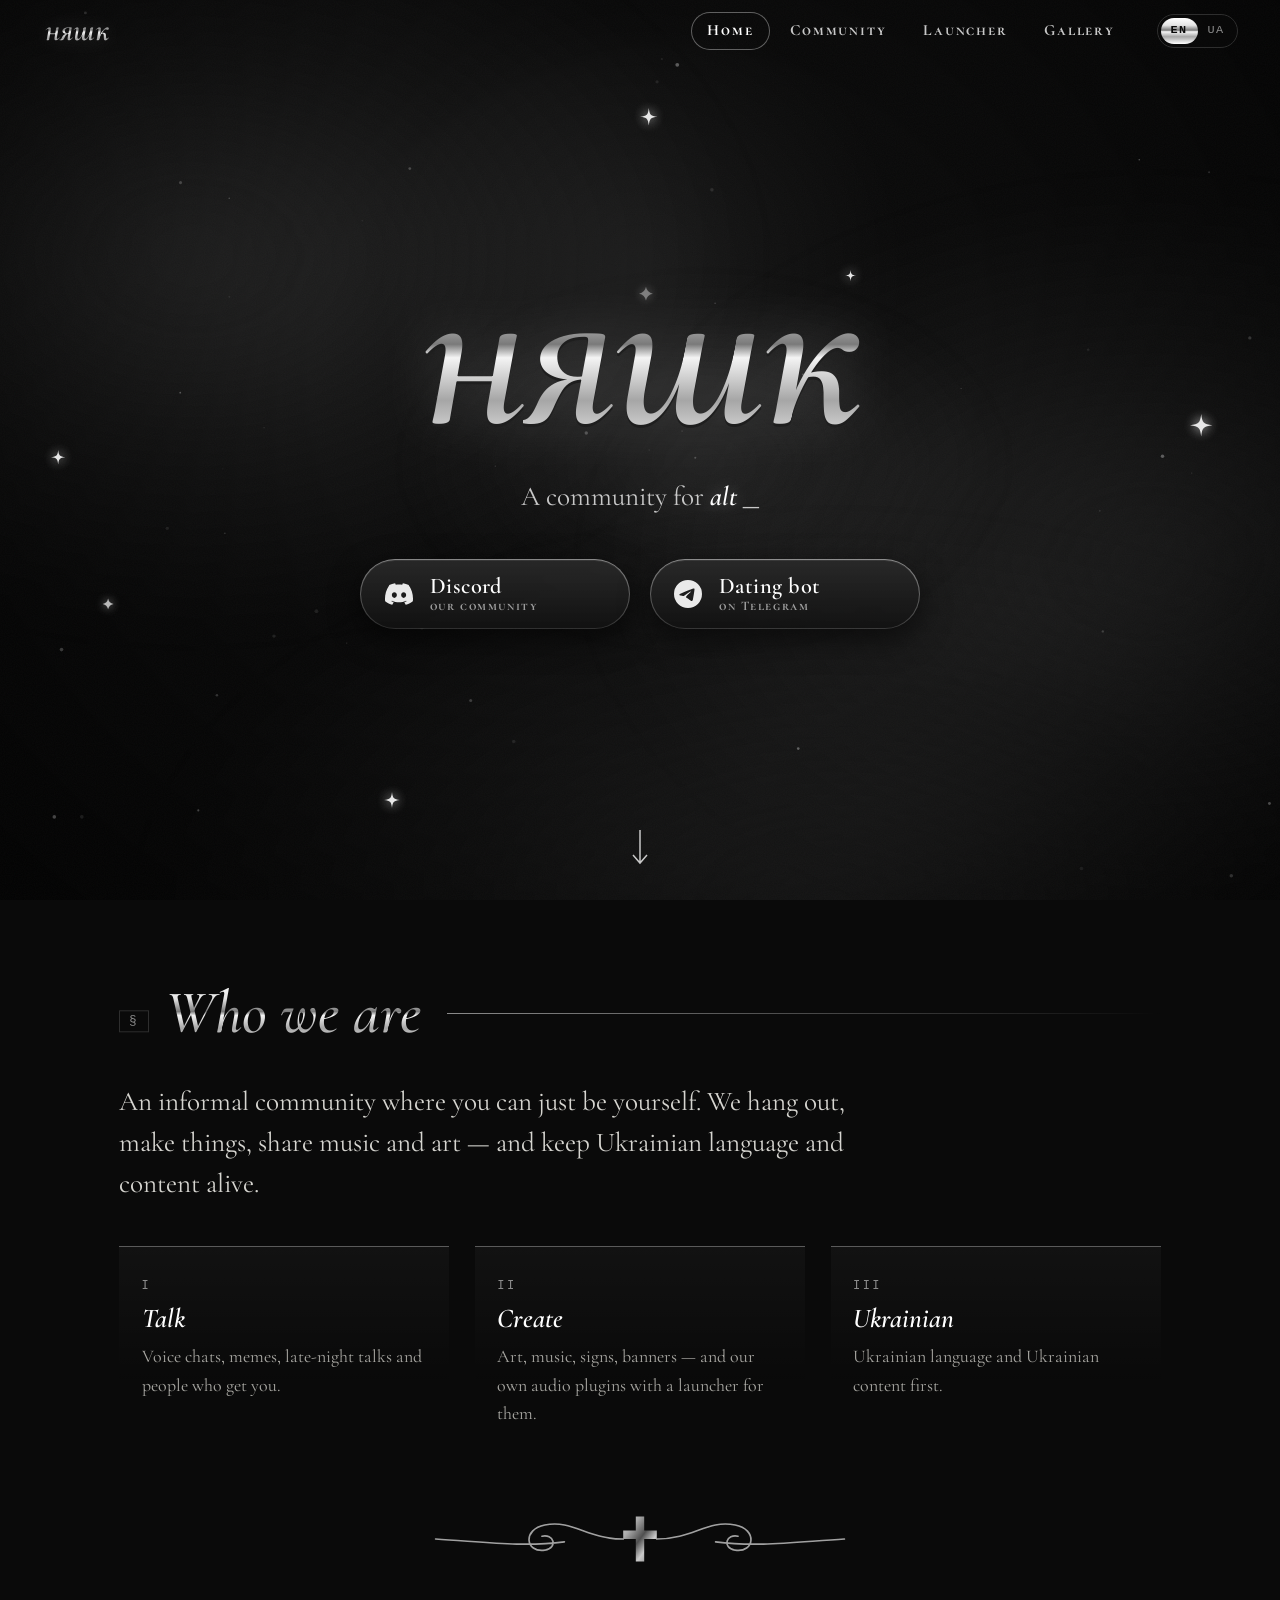
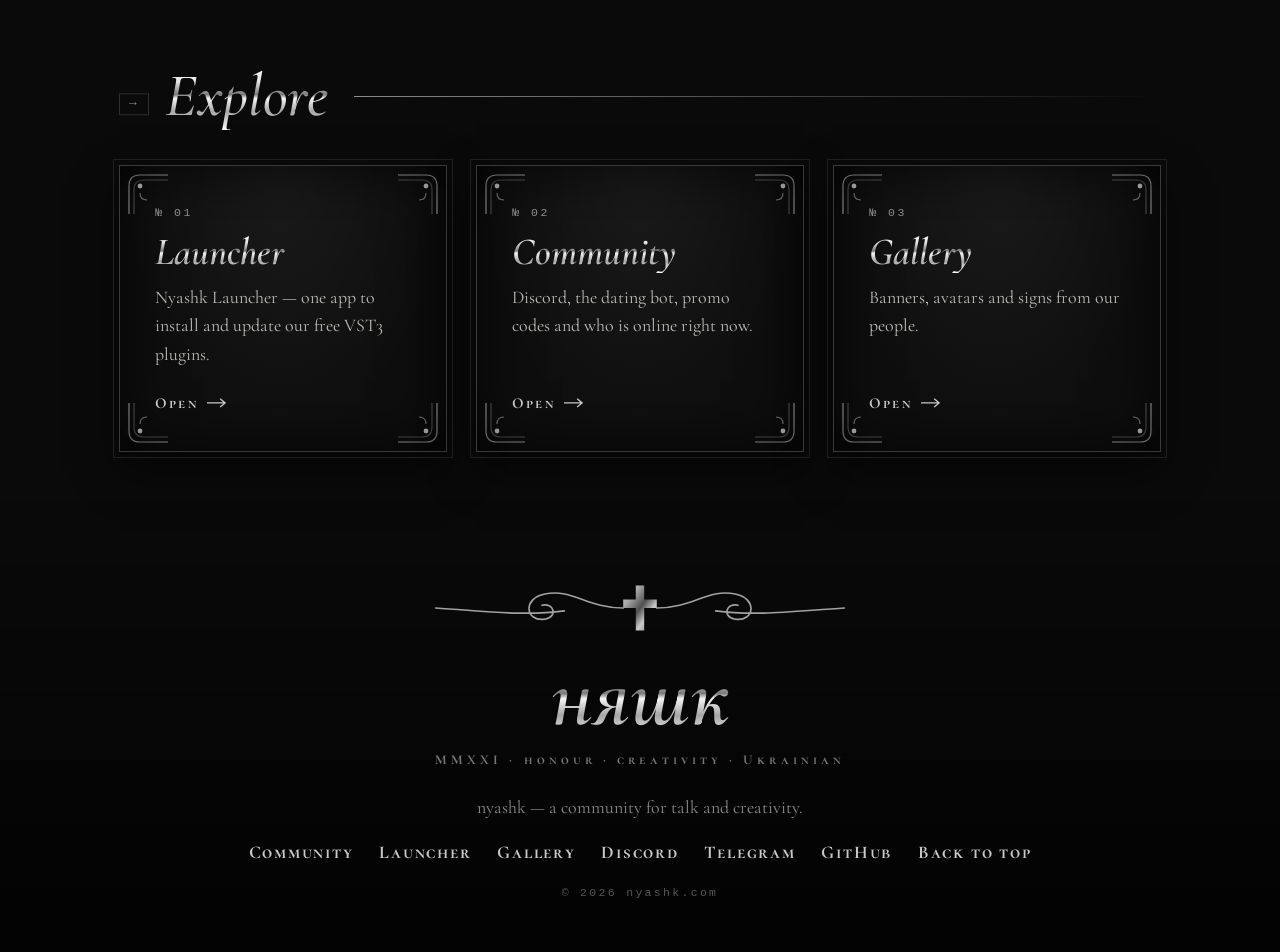
<file: index.html>
<!DOCTYPE html>
<html lang="en">
<head>
    <meta charset="UTF-8">
    <meta name="viewport" content="width=device-width, initial-scale=1.0">

    <title>nyashk — a community for cuties, alt kids and alternative youth</title>
    <meta name="description" content="nyashk is an informal community for cuties, alt kids and alternative youth. Free talk, creativity, style — and promoting Ukrainian language and content.">
    <meta name="robots" content="index, follow, max-image-preview:large, max-snippet:-1, max-video-preview:-1">
    <meta name="author" content="няшк">
    <link rel="canonical" href="https://nyashk.com/">
    <link rel="alternate" hreflang="en" href="https://nyashk.com/">
    <link rel="alternate" hreflang="uk" href="https://nyashk.com/uk/">
    <link rel="alternate" hreflang="x-default" href="https://nyashk.com/">

    <link rel="preconnect" href="https://fonts.googleapis.com">
    <link rel="preconnect" href="https://fonts.gstatic.com" crossorigin>
    <link href="https://fonts.googleapis.com/css2?family=Cormorant+Garamond:ital,wght@0,400;0,500;0,600;1,400;1,600&family=Cormorant+SC:wght@500;700&family=PT+Mono&display=swap" rel="stylesheet">

    <link rel="stylesheet" href="/styles.css?v=1793306878">
    <link rel="icon" href="/favicon.svg?v=1788711350" type="image/svg+xml">
    <link rel="alternate icon" href="/favicon.ico?v=1788711354" sizes="any">
    <link rel="apple-touch-icon" href="/favicon.png?v=1788711354">
    <link rel="manifest" href="/manifest.json">

    <meta property="og:title" content="nyashk — a community for cuties, alt kids and alternative youth">
    <meta property="og:description" content="nyashk is an informal community for cuties, alt kids and alternative youth. Free talk, creativity, style — and promoting Ukrainian language and content.">
    <meta property="og:image" content="https://nyashk.com/og-image.png?v=1790866324">
    <meta property="og:image:width" content="1200">
    <meta property="og:image:height" content="630">
    <meta property="og:image:type" content="image/png">
    <meta property="og:image:alt" content="nyashk — a community for cuties, alt kids and alternative youth">
    <meta property="og:url" content="https://nyashk.com/">
    <meta property="og:type" content="website">
    <meta property="og:site_name" content="няшк">
    <meta property="og:locale" content="en_US">
    <meta property="og:locale:alternate" content="uk_UA">

    <meta name="twitter:card" content="summary_large_image">
    <meta name="twitter:title" content="nyashk — a community for cuties, alt kids and alternative youth">
    <meta name="twitter:description" content="nyashk is an informal community for cuties, alt kids and alternative youth. Free talk, creativity, style — and promoting Ukrainian language and content.">
    <meta name="twitter:image" content="https://nyashk.com/og-image.png?v=1790866324">

    <meta name="theme-color" content="#0a0a0a">
    <script type="application/ld+json">
    {"@context":"https://schema.org","@graph":[{"@type":"Organization","@id":"https://nyashk.com/#org","name":"няшк","alternateName":"nyashk","url":"https://nyashk.com/","logo":"https://nyashk.com/favicon.png","image":"https://nyashk.com/og-image.png","description":"nyashk is an informal community for cuties, alt kids and alternative youth. Free talk, creativity, style — and promoting Ukrainian language and content.","sameAs":["https://discord.gg/eWWAxBCCGa","https://t.me/nyashkdating_bot","https://github.com/xslimakx"]},{"@type":"WebSite","@id":"https://nyashk.com/#website","url":"https://nyashk.com/","name":"няшк","inLanguage":["en","uk"],"publisher":{"@id":"https://nyashk.com/#org"}}]}
    </script>
</head>
<body class="page-home">

<!-- Спрайт прикрас та іконок. Не display:none — інакше ламаються градієнти. -->
<svg class="sprite" aria-hidden="true" focusable="false">
    <defs>
        <linearGradient id="g-chrome" x1="0" y1="0" x2="1" y2="1">
            <stop offset="0" stop-color="#ffffff"/><stop offset=".25" stop-color="#c4c4c4"/>
            <stop offset=".5" stop-color="#5c5c5c"/><stop offset=".7" stop-color="#ececec"/>
            <stop offset="1" stop-color="#858585"/>
        </linearGradient>
    </defs>
    <symbol id="i-cross" viewBox="0 0 60 90">
        <path d="M25 3 L30 0 L35 3 V22 H56 L60 27 L56 32 H35 V86 L30 90 L25 86 V32 H4 L0 27 L4 22 H25 Z" fill="url(#g-chrome)" stroke="#2a2a2a" stroke-width=".8"/>
        <path d="M30 4 V84 M5 27 H55" stroke="rgba(255,255,255,.55)" stroke-width="1"/>
    </symbol>
    <symbol id="i-sparkle" viewBox="-10 -10 20 20">
        <path d="M0 -10 C1 -2 2 -1 10 0 C2 1 1 2 0 10 C-1 2 -2 1 -10 0 C-2 -1 -1 -2 0 -10 Z" fill="#fff"/>
    </symbol>
    <symbol id="i-flourish" viewBox="0 0 300 40">
        <g fill="none" stroke="#bdbdbd" stroke-width="1.2" stroke-linecap="round">
            <path id="fl-half" d="M162 20 C188 20 198 6 218 10 C234 13 232 30 218 28 C208 26 212 16 220 18 M204 22 C234 26 262 22 296 20"/>
            <use href="#fl-half" transform="translate(300 0) scale(-1 1)"/>
        </g>
        <path d="M147 4 H153 V14 H162 V20 H153 V36 H147 V20 H138 V14 H147 Z" fill="url(#g-chrome)"/>
    </symbol>
    <symbol id="i-arrow" viewBox="0 0 24 12"><path d="M0 6 H21 M16 1 L22 6 L16 11" fill="none" stroke="currentColor" stroke-width="1.6"/></symbol>
    <symbol id="i-discord" viewBox="0 0 24 24"><path fill="currentColor" d="M20.317 4.3698a19.7913 19.7913 0 00-4.8851-1.5152.0741.0741 0 00-.0785.0371c-.211.3753-.4447.8648-.6083 1.2495-1.8447-.2762-3.68-.2762-5.4868 0-.1636-.3933-.4058-.8742-.6177-1.2495a.077.077 0 00-.0785-.037 19.7363 19.7363 0 00-4.8852 1.515.0699.0699 0 00-.0321.0277C.5334 9.0458-.319 13.5799.0992 18.0578a.0824.0824 0 00.0312.0561c2.0528 1.5076 4.0413 2.4228 5.9929 3.0294a.0777.0777 0 00.0842-.0276c.4616-.6304.8731-1.2952 1.226-1.9942a.076.076 0 00-.0416-.1057c-.6528-.2476-1.2743-.5495-1.8722-.8923a.077.077 0 01-.0076-.1277c.1258-.0943.2517-.1923.3718-.2914a.0743.0743 0 01.0776-.0105c3.9278 1.7933 8.18 1.7933 12.0614 0a.0739.0739 0 01.0785.0095c.1202.099.246.1981.3728.2924a.077.077 0 01-.0066.1276 12.2986 12.2986 0 01-1.873.8914.0766.0766 0 00-.0407.1067c.3604.698.7719 1.3628 1.225 1.9932a.076.076 0 00.0842.0286c1.961-.6067 3.9495-1.5219 6.0023-3.0294a.077.077 0 00.0313-.0552c.5004-5.177-.8382-9.6739-3.5485-13.6604a.061.061 0 00-.0312-.0286zM8.02 15.3312c-1.1825 0-2.1569-1.0857-2.1569-2.419 0-1.3332.9555-2.4189 2.157-2.4189 1.2108 0 2.1757 1.0952 2.1568 2.419 0 1.3332-.9555 2.4189-2.1569 2.4189zm7.9748 0c-1.1825 0-2.1569-1.0857-2.1569-2.419 0-1.3332.9554-2.4189 2.1569-2.4189 1.2108 0 2.1757 1.0952 2.1568 2.419 0 1.3332-.946 2.4189-2.1568 2.4189Z"/></symbol>
    <symbol id="i-telegram" viewBox="0 0 24 24"><path fill="currentColor" d="M11.944 0A12 12 0 0 0 0 12a12 12 0 0 0 12 12 12 12 0 0 0 12-12A12 12 0 0 0 12 0a12 12 0 0 0-.056 0zm4.962 7.224c.1-.002.321.023.465.14a.506.506 0 0 1 .171.325c.016.093.036.306.02.472-.18 1.898-.962 6.502-1.36 8.627-.168.9-.499 1.201-.82 1.23-.696.065-1.225-.46-1.9-.902-1.056-.693-1.653-1.124-2.678-1.8-1.185-.78-.417-1.21.258-1.91.177-.184 3.247-2.977 3.307-3.23.007-.032.014-.15-.056-.212s-.174-.041-.249-.024c-.106.024-1.793 1.14-5.061 3.345-.48.33-.913.49-1.302.48-.428-.008-1.252-.241-1.865-.44-.752-.245-1.349-.374-1.297-.789.027-.216.325-.437.893-.663 3.498-1.524 5.83-2.529 6.998-3.014 3.332-1.386 4.025-1.627 4.476-1.635z"/></symbol>
    <symbol id="i-github" viewBox="0 0 24 24"><path fill="currentColor" d="M12 .297c-6.63 0-12 5.373-12 12 0 5.303 3.438 9.8 8.205 11.385.6.113.82-.258.82-.577 0-.285-.01-1.04-.015-2.04-3.338.724-4.042-1.61-4.042-1.61C4.422 18.07 3.633 17.7 3.633 17.7c-1.087-.744.084-.729.084-.729 1.205.084 1.838 1.236 1.838 1.236 1.07 1.835 2.809 1.305 3.495.998.108-.776.417-1.305.76-1.605-2.665-.3-5.466-1.332-5.466-5.93 0-1.31.465-2.38 1.235-3.22-.135-.303-.54-1.523.105-3.176 0 0 1.005-.322 3.3 1.23.96-.267 1.98-.399 3-.405 1.02.006 2.04.138 3 .405 2.28-1.552 3.285-1.23 3.285-1.23.645 1.653.24 2.873.12 3.176.765.84 1.23 1.91 1.23 3.22 0 4.61-2.805 5.625-5.475 5.92.42.36.81 1.096.81 2.22 0 1.606-.015 2.896-.015 3.286 0 .315.21.69.825.57C20.565 22.092 24 17.592 24 12.297c0-6.627-5.373-12-12-12"/></symbol>
    <symbol id="i-download" viewBox="0 0 24 24"><path d="M12 3 V15 M6 10 L12 16 L18 10 M4 20 H20" fill="none" stroke="currentColor" stroke-width="1.8"/></symbol>
</svg>

<div class="atmo" aria-hidden="true">
    <div class="haze h1"></div>
    <div class="haze h2"></div>
    <div class="haze h3"></div>
    <div class="haze h4"></div>
    <div class="vignette"></div>
    <div class="grain"></div>
</div>
<canvas class="particles" id="particles" aria-hidden="true"></canvas>

<div class="progress" id="progress" aria-hidden="true"></div>

<nav class="nav" id="top">
    <a class="nav-brand" href="/" aria-label="няшк">няшк</a>
    <ul class="nav-links" id="navLinks">
        <li><a href="/" aria-current="page">Home</a></li>
        <li><a href="/community/">Community</a></li>
        <li><a href="/launcher/">Launcher</a></li>
        <li><a href="/gallery/">Gallery</a></li>
    </ul>
    <div class="lang" role="group" aria-label="Мова / Language">
        <a href="/" hreflang="en" lang="en" class="on" aria-current="true">EN</a>
        <a href="/uk/" hreflang="uk" lang="uk">UA</a>
    </div>
    <button class="nav-burger" id="navBurger" aria-label="Menu" aria-expanded="false" aria-controls="navLinks"><span></span><span></span></button>
</nav>

<header class="hero">

    <div class="ornaments" aria-hidden="true">
        <svg class="float tw" data-depth="22" style="--x:50%;--y:12%;--w:1.1rem;--d:-5s"><use href="#i-sparkle"/></svg>
        <svg class="float tw" data-depth="-12" style="--x:93%;--y:46%;--w:1.4rem;--d:-1s"><use href="#i-sparkle"/></svg>
        <svg class="float tw" data-depth="16" style="--x:4%;--y:50%;--w:.9rem;--d:-7s"><use href="#i-sparkle"/></svg>
        <svg class="float tw" data-depth="-20" style="--x:30%;--y:88%;--w:1rem;--d:-3.5s"><use href="#i-sparkle"/></svg>
        <svg class="float tw" data-depth="10" style="--x:66%;--y:30%;--w:.7rem;--d:-2.4s"><use href="#i-sparkle"/></svg>
    </div>

    <div class="hero-inner">
        <div class="mark-wrap">
            <h1 class="wordmark" data-text="няшк" aria-label="няшк">
                <span class="ltr" style="--i:0">н</span><span class="ltr" style="--i:1">я</span><span class="ltr" style="--i:2">ш</span><span class="ltr" style="--i:3">к</span>
            </h1>
        </div>

        <p class="lede">A community for <span class="rotor" id="rotor" data-words="cuties|alt kids|alternative youth|our own|creatives">cuties</span><span class="caret" aria-hidden="true">_</span></p>

        <div class="hero-cta">
            <a href="https://discord.gg/eWWAxBCCGa" target="_blank" rel="noopener" class="btn-hero magnet">
                <span class="bh-ico" aria-hidden="true"><svg><use href="#i-discord"/></svg></span>
                <span class="bh-text"><b>Discord</b><small>our community</small></span>
            </a>
            <a href="https://t.me/nyashkdating_bot" target="_blank" rel="noopener" class="btn-hero magnet">
                <span class="bh-ico" aria-hidden="true"><svg><use href="#i-telegram"/></svg></span>
                <span class="bh-text"><b>Dating bot</b><small>on Telegram</small></span>
            </a>
        </div>
    </div>

    <a href="#about" class="scroll-cue" aria-label="Scroll down"><svg viewBox="0 0 20 40"><path d="M10 2 V34 M3 27 L10 35 L17 27" fill="none" stroke="currentColor" stroke-width="1.5"/></svg></a>
</header>

<main class="shell">

    <section class="block" id="about">
        <h2 class="title" data-reveal><span class="num">§</span>Who we are</h2>
        <p class="about-lead" data-reveal>An informal community where you can just be yourself. We hang out, make things, share music and art — and keep Ukrainian language and content alive.</p>
        <div class="pillars">
            <div class="pillar" data-reveal style="--delay:0s">
                <span class="pillar-num">I</span>
                <h3>Talk</h3>
                <p>Voice chats, memes, late-night talks and people who get you.</p>
            </div>
            <div class="pillar" data-reveal style="--delay:0.1s">
                <span class="pillar-num">II</span>
                <h3>Create</h3>
                <p>Art, music, signs, banners — and our own audio plugins with a launcher for them.</p>
            </div>
            <div class="pillar" data-reveal style="--delay:0.2s">
                <span class="pillar-num">III</span>
                <h3>Ukrainian</h3>
                <p>Ukrainian language and Ukrainian content first.</p>
            </div>
        </div>
    </section>

    <svg class="divider" aria-hidden="true"><use href="#i-flourish"/></svg>

    <section class="block" id="explore">
        <h2 class="title" data-reveal><span class="num">→</span>Explore</h2>
        <div class="tiles">
            <a class="tile card frame tilt" href="/launcher/" data-reveal style="--delay:0s">
                <span class="card-glare" aria-hidden="true"></span>
                <span class="tile-num">№ 01</span>
                <span class="tile-h">Launcher</span>
                <span class="tile-p">Nyashk Launcher — one app to install and update our free VST3 plugins.</span>
                <span class="tile-go">Open <svg class="arrow" aria-hidden="true"><use href="#i-arrow"/></svg></span>
            </a>
            <a class="tile card frame tilt" href="/community/" data-reveal style="--delay:0.1s">
                <span class="card-glare" aria-hidden="true"></span>
                <span class="tile-num">№ 02</span>
                <span class="tile-h">Community</span>
                <span class="tile-p">Discord, the dating bot, promo codes and who is online right now.</span>
                <span class="tile-go">Open <svg class="arrow" aria-hidden="true"><use href="#i-arrow"/></svg></span>
            </a>
            <a class="tile card frame tilt" href="/gallery/" data-reveal style="--delay:0.2s">
                <span class="card-glare" aria-hidden="true"></span>
                <span class="tile-num">№ 03</span>
                <span class="tile-h">Gallery</span>
                <span class="tile-p">Banners, avatars and signs from our people.</span>
                <span class="tile-go">Open <svg class="arrow" aria-hidden="true"><use href="#i-arrow"/></svg></span>
            </a>
        </div>
    </section>

</main>

<footer class="foot">
    <svg class="divider" aria-hidden="true"><use href="#i-flourish"/></svg>
    <div class="foot-word" aria-hidden="true">няшк</div>
    <p class="motto" aria-hidden="true">MMXXI · honour · creativity · Ukrainian</p>
    <p>nyashk — a community for talk and creativity.</p>
    <div class="foot-links">
        <a href="/community/">Community</a>
        <a href="/launcher/">Launcher</a>
        <a href="/gallery/">Gallery</a>
        <a href="https://discord.gg/eWWAxBCCGa" target="_blank" rel="noopener">Discord</a>
        <a href="https://t.me/nyashkdating_bot" target="_blank" rel="noopener">Telegram</a>
        <a href="https://github.com/xslimakx" target="_blank" rel="noopener">GitHub</a>
        <a href="#top">Back to top</a>
    </div>
    <p class="stamp">© 2026 nyashk.com</p>
</footer>


<script src="/script.js?v=1793306568" defer></script>
</body>
</html>
</file>
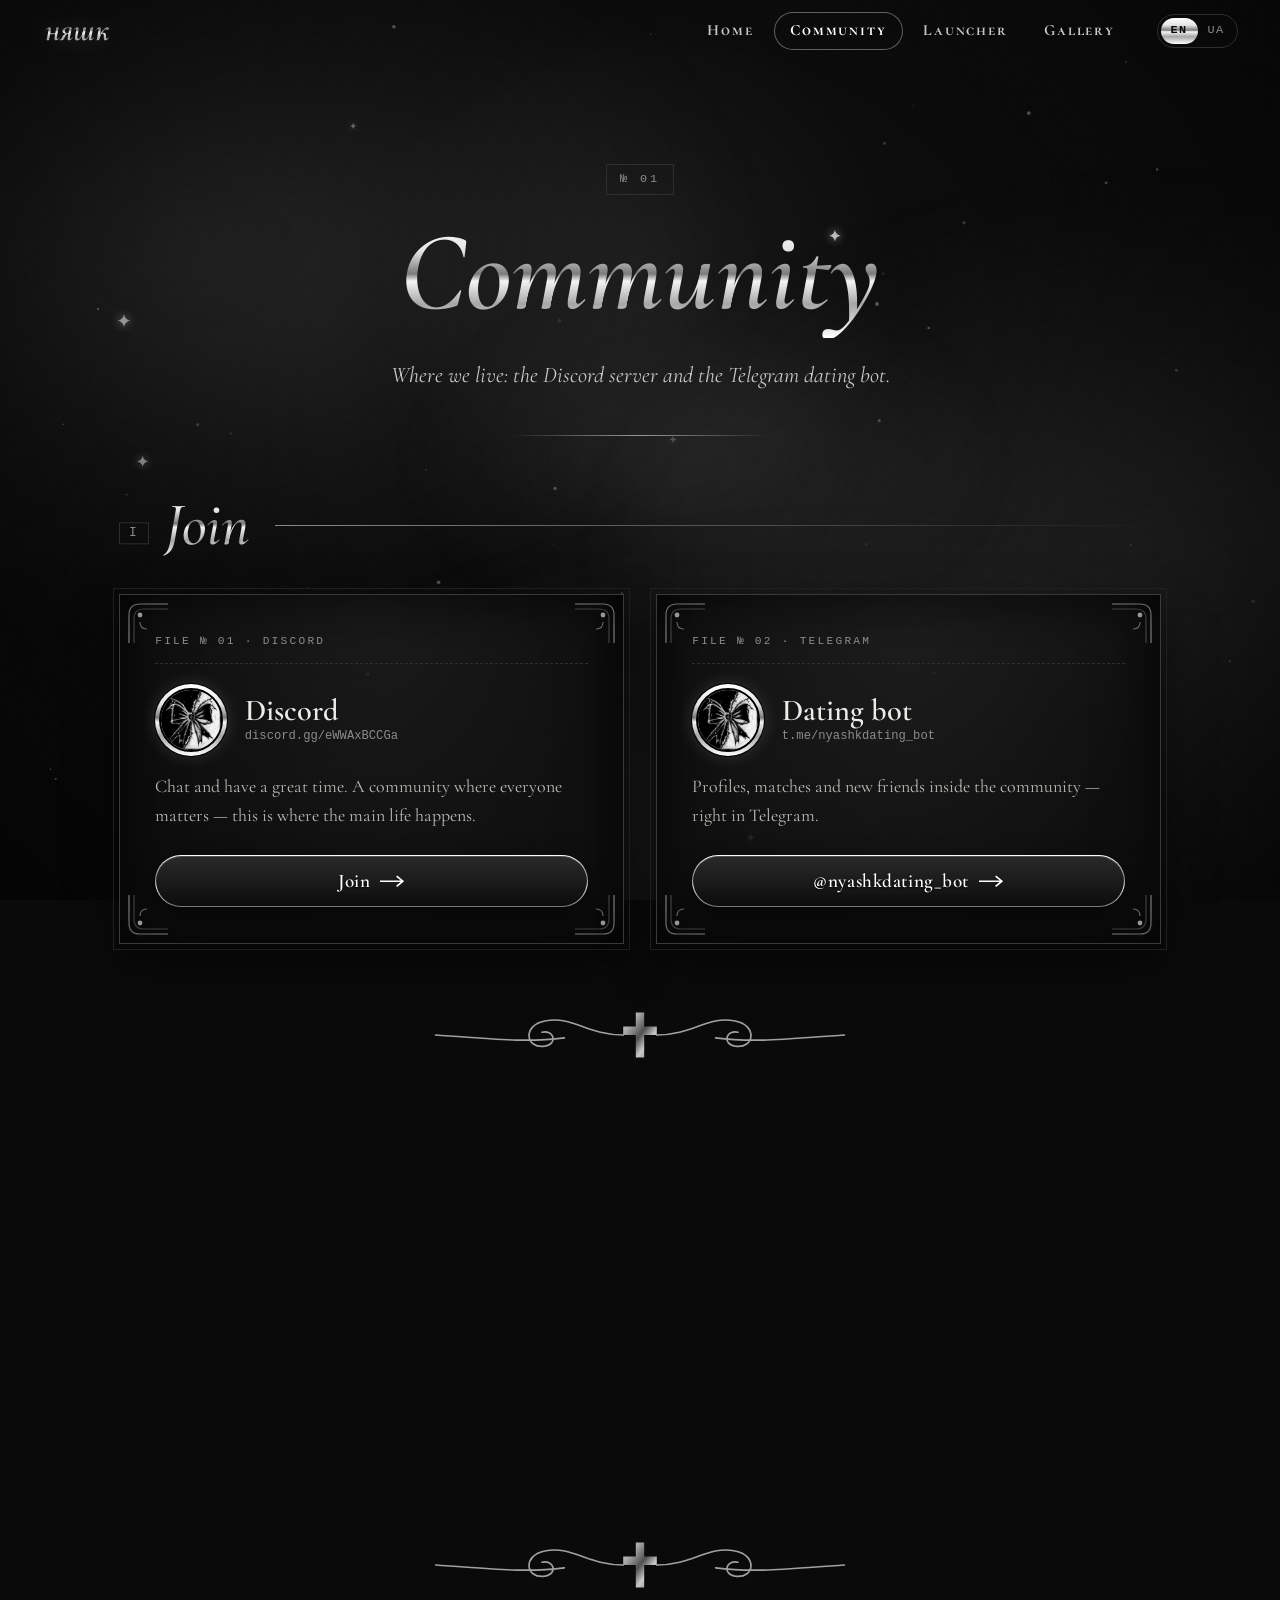
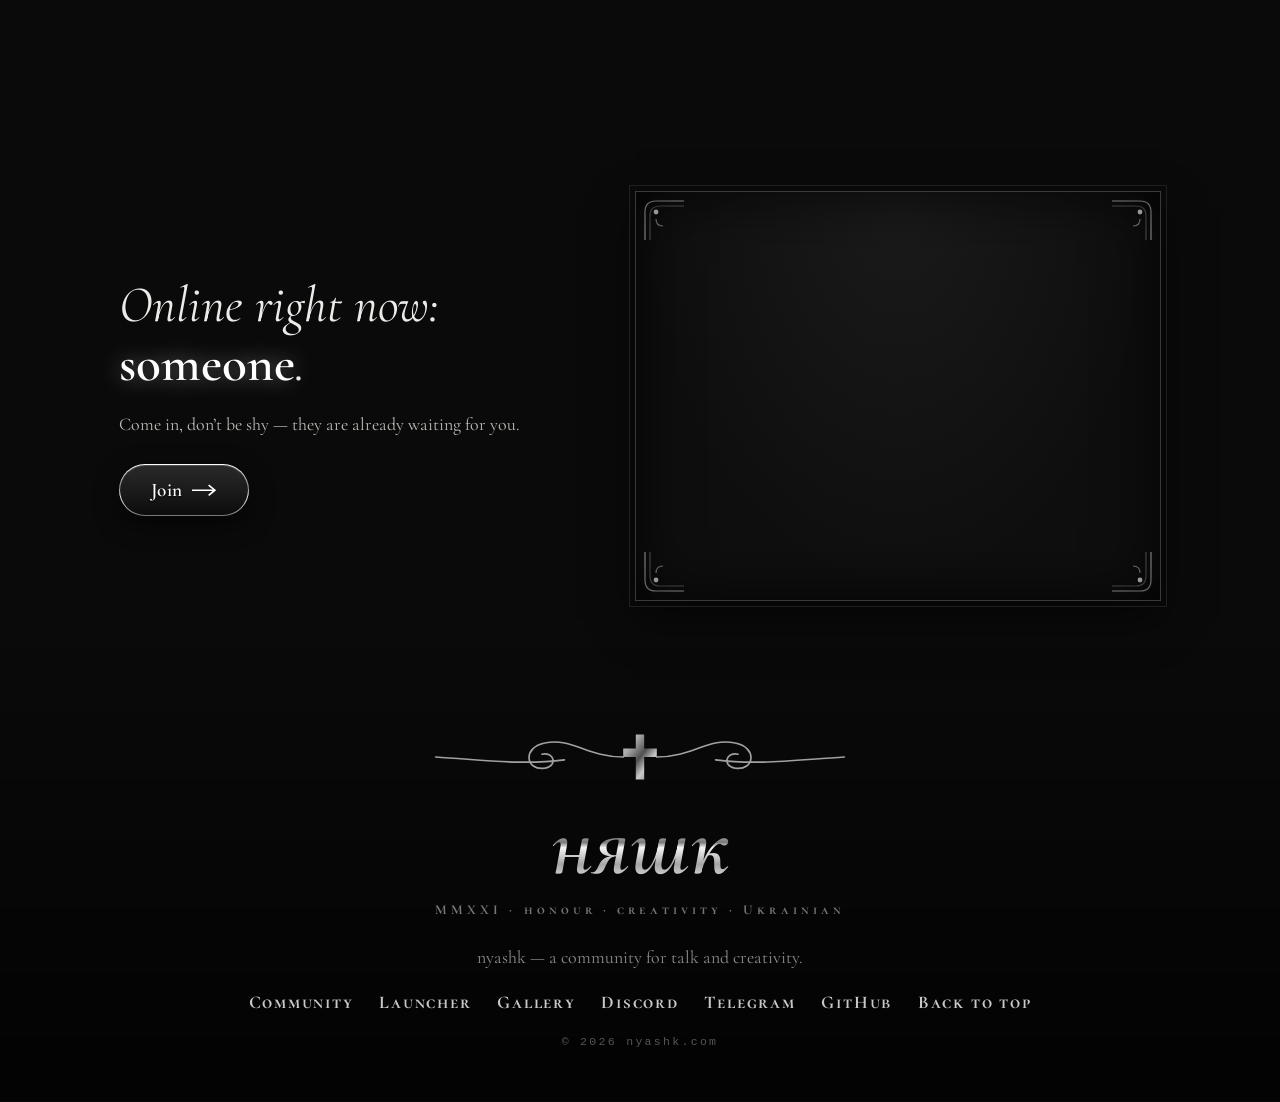
<file: community/index.html>
<!DOCTYPE html>
<html lang="en">
<head>
    <meta charset="UTF-8">
    <meta name="viewport" content="width=device-width, initial-scale=1.0">

    <title>Community — nyashk</title>
    <meta name="description" content="Join nyashk: our Discord server, the Telegram dating bot and promo codes.">
    <meta name="robots" content="index, follow, max-image-preview:large, max-snippet:-1, max-video-preview:-1">
    <meta name="author" content="няшк">
    <link rel="canonical" href="https://nyashk.com/community/">
    <link rel="alternate" hreflang="en" href="https://nyashk.com/community/">
    <link rel="alternate" hreflang="uk" href="https://nyashk.com/uk/community/">
    <link rel="alternate" hreflang="x-default" href="https://nyashk.com/community/">

    <link rel="preconnect" href="https://fonts.googleapis.com">
    <link rel="preconnect" href="https://fonts.gstatic.com" crossorigin>
    <link href="https://fonts.googleapis.com/css2?family=Cormorant+Garamond:ital,wght@0,400;0,500;0,600;1,400;1,600&family=Cormorant+SC:wght@500;700&family=PT+Mono&display=swap" rel="stylesheet">

    <link rel="stylesheet" href="/styles.css?v=1793306878">
    <link rel="icon" href="/favicon.svg?v=1788711350" type="image/svg+xml">
    <link rel="alternate icon" href="/favicon.ico?v=1788711354" sizes="any">
    <link rel="apple-touch-icon" href="/favicon.png?v=1788711354">
    <link rel="manifest" href="/manifest.json">

    <meta property="og:title" content="Community — nyashk">
    <meta property="og:description" content="Join nyashk: our Discord server, the Telegram dating bot and promo codes.">
    <meta property="og:image" content="https://nyashk.com/og-image.png?v=1790866324">
    <meta property="og:image:width" content="1200">
    <meta property="og:image:height" content="630">
    <meta property="og:image:type" content="image/png">
    <meta property="og:image:alt" content="Community — nyashk">
    <meta property="og:url" content="https://nyashk.com/community/">
    <meta property="og:type" content="website">
    <meta property="og:site_name" content="няшк">
    <meta property="og:locale" content="en_US">
    <meta property="og:locale:alternate" content="uk_UA">

    <meta name="twitter:card" content="summary_large_image">
    <meta name="twitter:title" content="Community — nyashk">
    <meta name="twitter:description" content="Join nyashk: our Discord server, the Telegram dating bot and promo codes.">
    <meta name="twitter:image" content="https://nyashk.com/og-image.png?v=1790866324">

    <meta name="theme-color" content="#0a0a0a">
</head>
<body class="page-community">

<!-- Спрайт прикрас та іконок. Не display:none — інакше ламаються градієнти. -->
<svg class="sprite" aria-hidden="true" focusable="false">
    <defs>
        <linearGradient id="g-chrome" x1="0" y1="0" x2="1" y2="1">
            <stop offset="0" stop-color="#ffffff"/><stop offset=".25" stop-color="#c4c4c4"/>
            <stop offset=".5" stop-color="#5c5c5c"/><stop offset=".7" stop-color="#ececec"/>
            <stop offset="1" stop-color="#858585"/>
        </linearGradient>
    </defs>
    <symbol id="i-cross" viewBox="0 0 60 90">
        <path d="M25 3 L30 0 L35 3 V22 H56 L60 27 L56 32 H35 V86 L30 90 L25 86 V32 H4 L0 27 L4 22 H25 Z" fill="url(#g-chrome)" stroke="#2a2a2a" stroke-width=".8"/>
        <path d="M30 4 V84 M5 27 H55" stroke="rgba(255,255,255,.55)" stroke-width="1"/>
    </symbol>
    <symbol id="i-sparkle" viewBox="-10 -10 20 20">
        <path d="M0 -10 C1 -2 2 -1 10 0 C2 1 1 2 0 10 C-1 2 -2 1 -10 0 C-2 -1 -1 -2 0 -10 Z" fill="#fff"/>
    </symbol>
    <symbol id="i-flourish" viewBox="0 0 300 40">
        <g fill="none" stroke="#bdbdbd" stroke-width="1.2" stroke-linecap="round">
            <path id="fl-half" d="M162 20 C188 20 198 6 218 10 C234 13 232 30 218 28 C208 26 212 16 220 18 M204 22 C234 26 262 22 296 20"/>
            <use href="#fl-half" transform="translate(300 0) scale(-1 1)"/>
        </g>
        <path d="M147 4 H153 V14 H162 V20 H153 V36 H147 V20 H138 V14 H147 Z" fill="url(#g-chrome)"/>
    </symbol>
    <symbol id="i-arrow" viewBox="0 0 24 12"><path d="M0 6 H21 M16 1 L22 6 L16 11" fill="none" stroke="currentColor" stroke-width="1.6"/></symbol>
    <symbol id="i-discord" viewBox="0 0 24 24"><path fill="currentColor" d="M20.317 4.3698a19.7913 19.7913 0 00-4.8851-1.5152.0741.0741 0 00-.0785.0371c-.211.3753-.4447.8648-.6083 1.2495-1.8447-.2762-3.68-.2762-5.4868 0-.1636-.3933-.4058-.8742-.6177-1.2495a.077.077 0 00-.0785-.037 19.7363 19.7363 0 00-4.8852 1.515.0699.0699 0 00-.0321.0277C.5334 9.0458-.319 13.5799.0992 18.0578a.0824.0824 0 00.0312.0561c2.0528 1.5076 4.0413 2.4228 5.9929 3.0294a.0777.0777 0 00.0842-.0276c.4616-.6304.8731-1.2952 1.226-1.9942a.076.076 0 00-.0416-.1057c-.6528-.2476-1.2743-.5495-1.8722-.8923a.077.077 0 01-.0076-.1277c.1258-.0943.2517-.1923.3718-.2914a.0743.0743 0 01.0776-.0105c3.9278 1.7933 8.18 1.7933 12.0614 0a.0739.0739 0 01.0785.0095c.1202.099.246.1981.3728.2924a.077.077 0 01-.0066.1276 12.2986 12.2986 0 01-1.873.8914.0766.0766 0 00-.0407.1067c.3604.698.7719 1.3628 1.225 1.9932a.076.076 0 00.0842.0286c1.961-.6067 3.9495-1.5219 6.0023-3.0294a.077.077 0 00.0313-.0552c.5004-5.177-.8382-9.6739-3.5485-13.6604a.061.061 0 00-.0312-.0286zM8.02 15.3312c-1.1825 0-2.1569-1.0857-2.1569-2.419 0-1.3332.9555-2.4189 2.157-2.4189 1.2108 0 2.1757 1.0952 2.1568 2.419 0 1.3332-.9555 2.4189-2.1569 2.4189zm7.9748 0c-1.1825 0-2.1569-1.0857-2.1569-2.419 0-1.3332.9554-2.4189 2.1569-2.4189 1.2108 0 2.1757 1.0952 2.1568 2.419 0 1.3332-.946 2.4189-2.1568 2.4189Z"/></symbol>
    <symbol id="i-telegram" viewBox="0 0 24 24"><path fill="currentColor" d="M11.944 0A12 12 0 0 0 0 12a12 12 0 0 0 12 12 12 12 0 0 0 12-12A12 12 0 0 0 12 0a12 12 0 0 0-.056 0zm4.962 7.224c.1-.002.321.023.465.14a.506.506 0 0 1 .171.325c.016.093.036.306.02.472-.18 1.898-.962 6.502-1.36 8.627-.168.9-.499 1.201-.82 1.23-.696.065-1.225-.46-1.9-.902-1.056-.693-1.653-1.124-2.678-1.8-1.185-.78-.417-1.21.258-1.91.177-.184 3.247-2.977 3.307-3.23.007-.032.014-.15-.056-.212s-.174-.041-.249-.024c-.106.024-1.793 1.14-5.061 3.345-.48.33-.913.49-1.302.48-.428-.008-1.252-.241-1.865-.44-.752-.245-1.349-.374-1.297-.789.027-.216.325-.437.893-.663 3.498-1.524 5.83-2.529 6.998-3.014 3.332-1.386 4.025-1.627 4.476-1.635z"/></symbol>
    <symbol id="i-github" viewBox="0 0 24 24"><path fill="currentColor" d="M12 .297c-6.63 0-12 5.373-12 12 0 5.303 3.438 9.8 8.205 11.385.6.113.82-.258.82-.577 0-.285-.01-1.04-.015-2.04-3.338.724-4.042-1.61-4.042-1.61C4.422 18.07 3.633 17.7 3.633 17.7c-1.087-.744.084-.729.084-.729 1.205.084 1.838 1.236 1.838 1.236 1.07 1.835 2.809 1.305 3.495.998.108-.776.417-1.305.76-1.605-2.665-.3-5.466-1.332-5.466-5.93 0-1.31.465-2.38 1.235-3.22-.135-.303-.54-1.523.105-3.176 0 0 1.005-.322 3.3 1.23.96-.267 1.98-.399 3-.405 1.02.006 2.04.138 3 .405 2.28-1.552 3.285-1.23 3.285-1.23.645 1.653.24 2.873.12 3.176.765.84 1.23 1.91 1.23 3.22 0 4.61-2.805 5.625-5.475 5.92.42.36.81 1.096.81 2.22 0 1.606-.015 2.896-.015 3.286 0 .315.21.69.825.57C20.565 22.092 24 17.592 24 12.297c0-6.627-5.373-12-12-12"/></symbol>
    <symbol id="i-download" viewBox="0 0 24 24"><path d="M12 3 V15 M6 10 L12 16 L18 10 M4 20 H20" fill="none" stroke="currentColor" stroke-width="1.8"/></symbol>
</svg>

<div class="atmo" aria-hidden="true">
    <div class="haze h1"></div>
    <div class="haze h2"></div>
    <div class="haze h3"></div>
    <div class="haze h4"></div>
    <div class="vignette"></div>
    <div class="grain"></div>
</div>
<canvas class="particles" id="particles" aria-hidden="true"></canvas>

<div class="progress" id="progress" aria-hidden="true"></div>

<nav class="nav" id="top">
    <a class="nav-brand" href="/" aria-label="няшк">няшк</a>
    <ul class="nav-links" id="navLinks">
        <li><a href="/">Home</a></li>
        <li><a href="/community/" aria-current="page">Community</a></li>
        <li><a href="/launcher/">Launcher</a></li>
        <li><a href="/gallery/">Gallery</a></li>
    </ul>
    <div class="lang" role="group" aria-label="Мова / Language">
        <a href="/community/" hreflang="en" lang="en" class="on" aria-current="true">EN</a>
        <a href="/uk/community/" hreflang="uk" lang="uk">UA</a>
    </div>
    <button class="nav-burger" id="navBurger" aria-label="Menu" aria-expanded="false" aria-controls="navLinks"><span></span><span></span></button>
</nav>

<header class="page-hero">
    <p class="page-kicker" data-reveal>№ 01</p>
    <h1 class="page-title" data-reveal>Community</h1>
    <p class="page-sub" data-reveal>Where we live: the Discord server and the Telegram dating bot.</p>
</header>

<main class="shell">

    <section class="block block-tight" id="join">
        <h2 class="title" data-reveal><span class="num">I</span>Join</h2>
        <div class="duo-grid">
            <article class="card frame tilt" data-reveal>
                <div class="card-glare" aria-hidden="true"></div>
                <p class="docket" aria-hidden="true">file № 01 · discord</p>
                <div class="duo-head">
                    <span class="cameo"><img src="/photos/ds/ava.jpg?v=1788708961" alt="няшк — Discord" class="duo-ava" width="64" height="64"></span>
                    <div>
                        <h3>Discord</h3>
                        <p class="duo-meta">discord.gg/eWWAxBCCGa</p>
                    </div>
                </div>
                <p class="duo-text">Chat and have a great time. A community where everyone matters — this is where the main life happens.</p>
                <a href="https://discord.gg/eWWAxBCCGa" target="_blank" rel="noopener" class="btn btn-solid duo-btn">Join <svg class="arrow" aria-hidden="true"><use href="#i-arrow"/></svg></a>
            </article>

            <article class="card frame tilt alt" data-reveal style="--delay:.12s">
                <div class="card-glare" aria-hidden="true"></div>
                <p class="docket" aria-hidden="true">file № 02 · telegram</p>
                <div class="duo-head">
                    <span class="cameo"><img src="/photos/ds/ava.jpg?v=1788708961" alt="няшк — Telegram" class="duo-ava" width="64" height="64"></span>
                    <div>
                        <h3>Dating bot</h3>
                        <p class="duo-meta">t.me/nyashkdating_bot</p>
                    </div>
                </div>
                <p class="duo-text">Profiles, matches and new friends inside the community — right in Telegram.</p>
                <a href="https://t.me/nyashkdating_bot" target="_blank" rel="noopener" class="btn btn-solid duo-btn">@nyashkdating_bot <svg class="arrow" aria-hidden="true"><use href="#i-arrow"/></svg></a>
            </article>
        </div>
    </section>

    <svg class="divider" aria-hidden="true"><use href="#i-flourish"/></svg>

    <section class="block" id="promo">
        <h2 class="title" data-reveal><span class="num">II</span>Promo codes</h2>
        <p class="hint" data-reveal>Tap a code to copy it. Enter it in Discord.</p>
        <div class="promo-list" data-copied="copied">
            <div class="promo-row" data-reveal>
                <span class="promo-what">Starter pack — 100 coins</span>
                <button class="promo-code" data-code="/promo nyashk">/promo nyashk</button>
            </div>
            <div class="promo-row rare" data-reveal style="--delay:.1s">
                <span class="promo-what"><em class="badge">rare</em>Unique role + 10 coins</span>
                <button class="promo-code" data-code="/promo zxc">/promo zxc</button>
            </div>
        </div>
    </section>

    <svg class="divider" aria-hidden="true"><use href="#i-flourish"/></svg>

    <section class="block" id="live">
        <h2 class="title" data-reveal><span class="num">III</span>Online</h2>
        <div class="live-grid">
            <div class="live-say" data-reveal>
                <p class="big">Online right now: <span class="hot" id="onlineBig">someone</span>.</p>
                <p class="duo-text">Come in, don’t be shy — they are already waiting for you.</p>
                <a href="https://discord.gg/eWWAxBCCGa" target="_blank" rel="noopener" class="btn btn-solid magnet">Join <svg class="arrow" aria-hidden="true"><use href="#i-arrow"/></svg></a>
            </div>
            <div class="live-box frame" data-reveal style="--delay:.12s">
                <iframe src="https://discord.com/widget?id=826538211429187634&theme=dark" width="100%" height="380" allowtransparency="true" frameborder="0" sandbox="allow-popups allow-popups-to-escape-sandbox allow-same-origin allow-scripts" title="nyashk community on Discord" loading="lazy"></iframe>
            </div>
        </div>
    </section>

</main>

<footer class="foot">
    <svg class="divider" aria-hidden="true"><use href="#i-flourish"/></svg>
    <div class="foot-word" aria-hidden="true">няшк</div>
    <p class="motto" aria-hidden="true">MMXXI · honour · creativity · Ukrainian</p>
    <p>nyashk — a community for talk and creativity.</p>
    <div class="foot-links">
        <a href="/community/">Community</a>
        <a href="/launcher/">Launcher</a>
        <a href="/gallery/">Gallery</a>
        <a href="https://discord.gg/eWWAxBCCGa" target="_blank" rel="noopener">Discord</a>
        <a href="https://t.me/nyashkdating_bot" target="_blank" rel="noopener">Telegram</a>
        <a href="https://github.com/xslimakx" target="_blank" rel="noopener">GitHub</a>
        <a href="#top">Back to top</a>
    </div>
    <p class="stamp">© 2026 nyashk.com</p>
</footer>


<script src="/script.js?v=1793306568" defer></script>
</body>
</html>
</file>
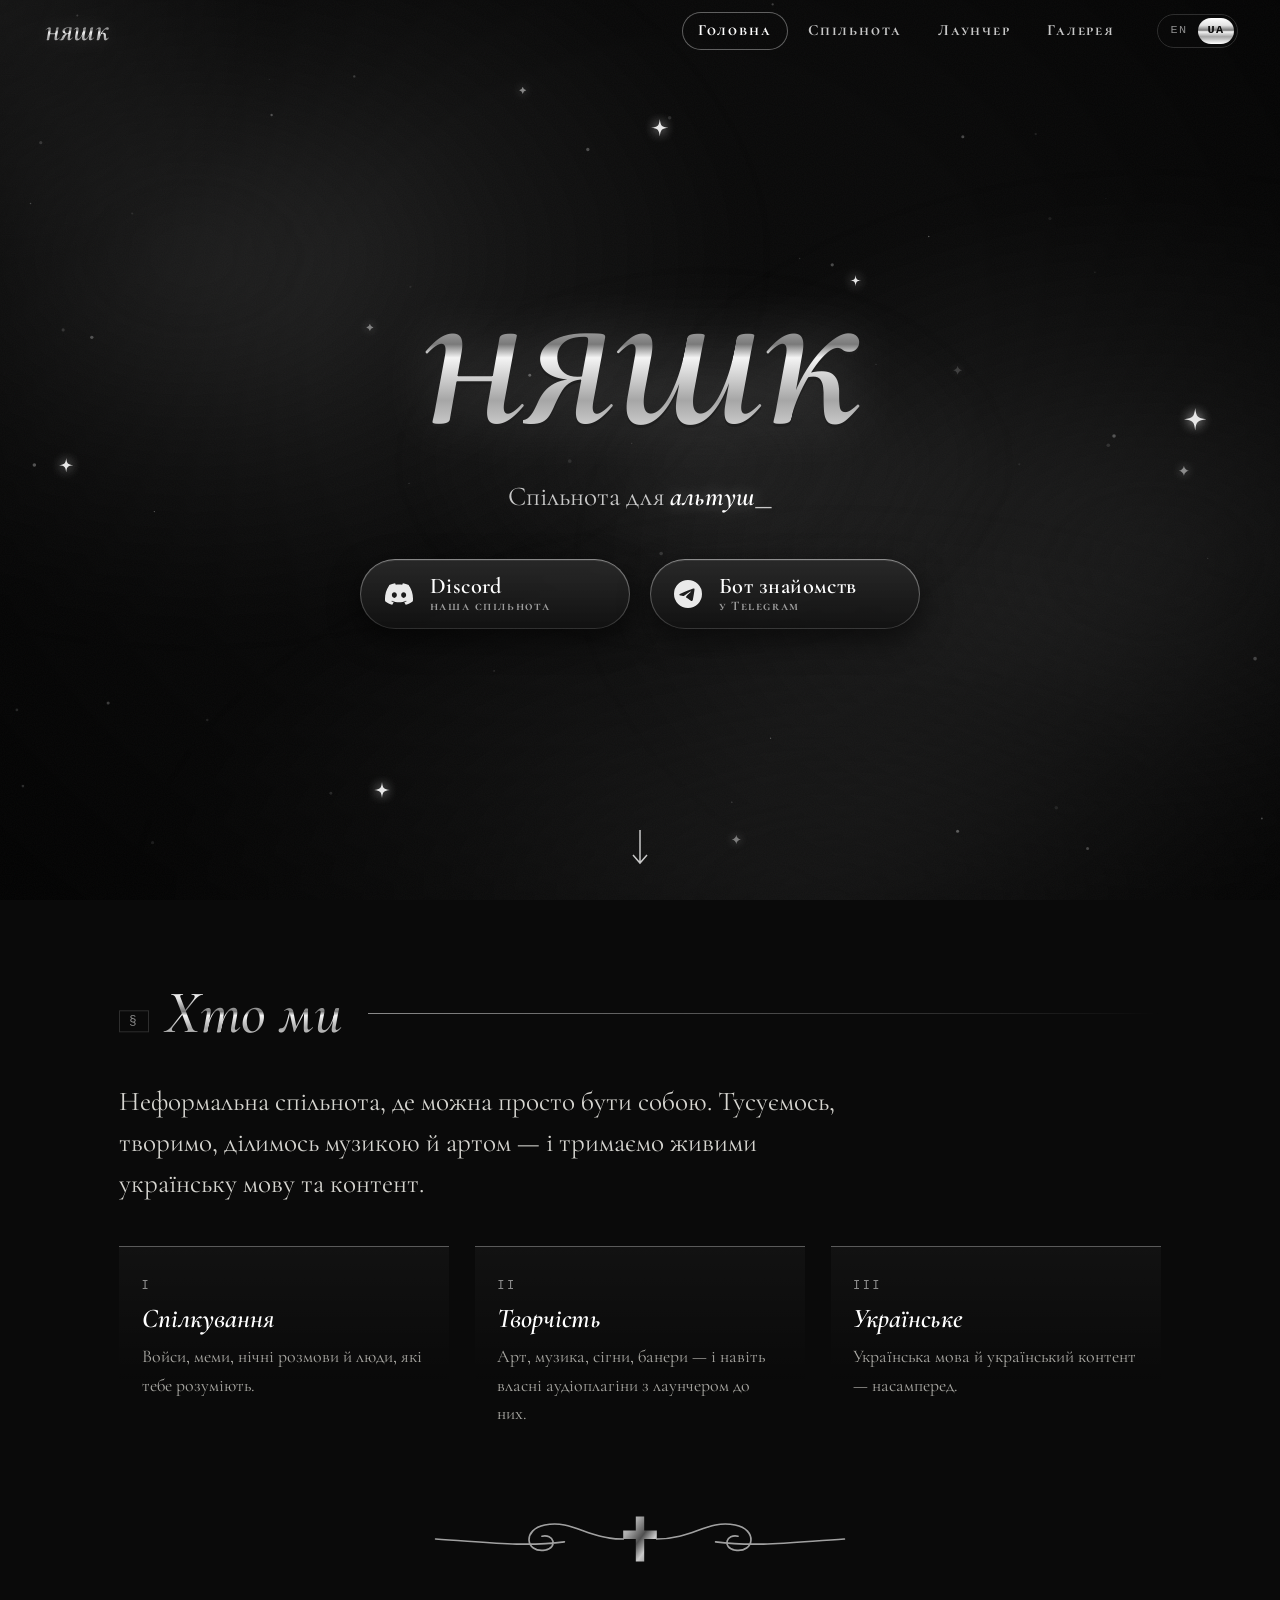
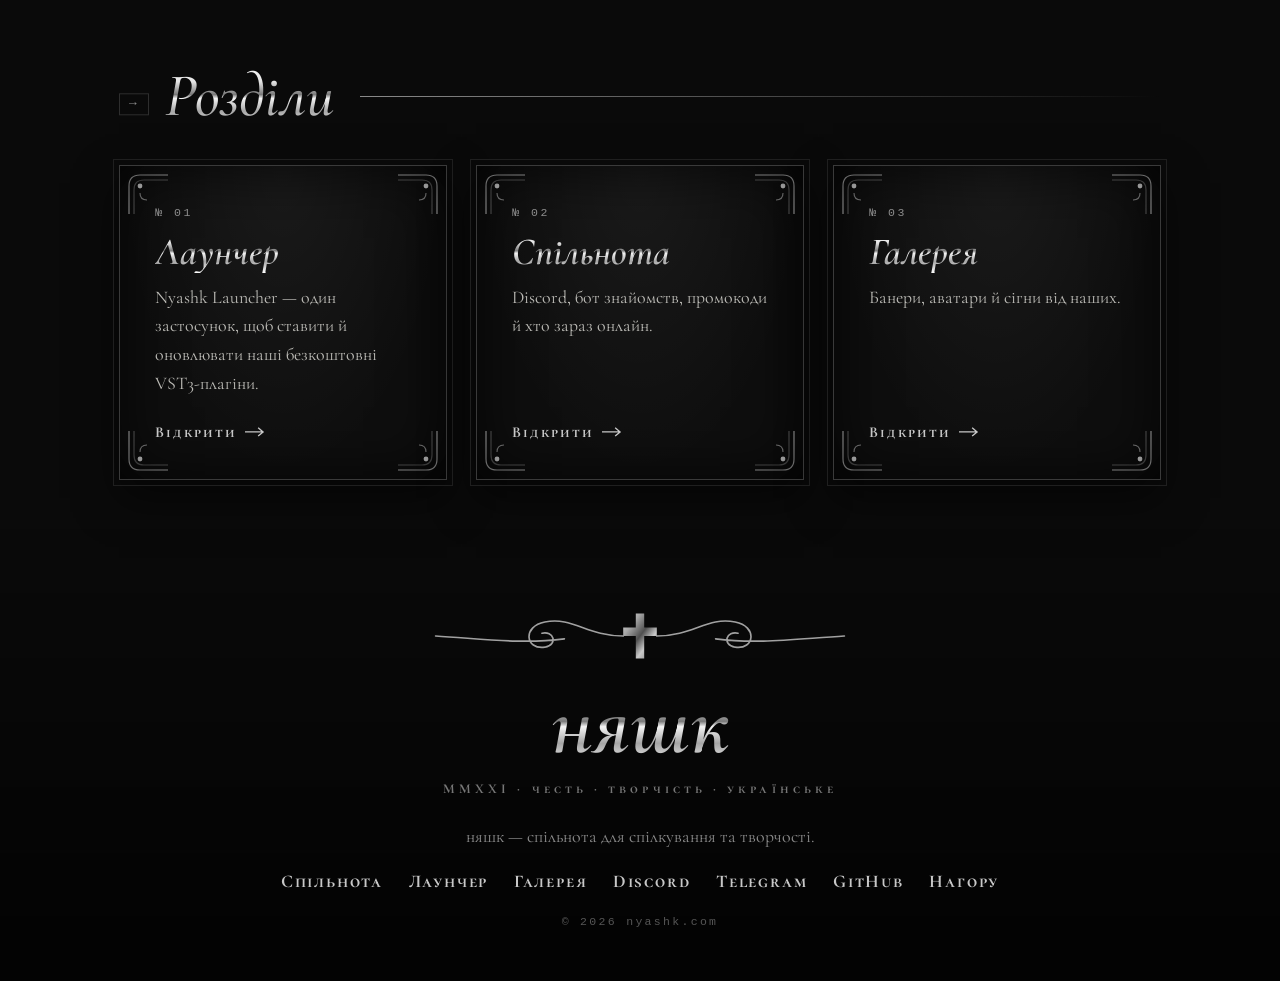
<file: uk/index.html>
<!DOCTYPE html>
<html lang="uk">
<head>
    <meta charset="UTF-8">
    <meta name="viewport" content="width=device-width, initial-scale=1.0">

    <title>няшк — спільнота для няшечок, альтушечок і альтернативної молоді</title>
    <meta name="description" content="няшк — неформальна спільнота для няшечок, альтушечок і альтернативної молоді. Вільне спілкування, творчість, стиль і пропагандування українського — мови та контенту.">
    <meta name="robots" content="index, follow, max-image-preview:large, max-snippet:-1, max-video-preview:-1">
    <meta name="author" content="няшк">
    <link rel="canonical" href="https://nyashk.com/uk/">
    <link rel="alternate" hreflang="en" href="https://nyashk.com/">
    <link rel="alternate" hreflang="uk" href="https://nyashk.com/uk/">
    <link rel="alternate" hreflang="x-default" href="https://nyashk.com/">

    <link rel="preconnect" href="https://fonts.googleapis.com">
    <link rel="preconnect" href="https://fonts.gstatic.com" crossorigin>
    <link href="https://fonts.googleapis.com/css2?family=Cormorant+Garamond:ital,wght@0,400;0,500;0,600;1,400;1,600&family=Cormorant+SC:wght@500;700&family=PT+Mono&display=swap" rel="stylesheet">

    <link rel="stylesheet" href="/styles.css?v=1793306878">
    <link rel="icon" href="/favicon.svg?v=1788711350" type="image/svg+xml">
    <link rel="alternate icon" href="/favicon.ico?v=1788711354" sizes="any">
    <link rel="apple-touch-icon" href="/favicon.png?v=1788711354">
    <link rel="manifest" href="/manifest.json">

    <meta property="og:title" content="няшк — спільнота для няшечок, альтушечок і альтернативної молоді">
    <meta property="og:description" content="няшк — неформальна спільнота для няшечок, альтушечок і альтернативної молоді. Вільне спілкування, творчість, стиль і пропагандування українського — мови та контенту.">
    <meta property="og:image" content="https://nyashk.com/og-image.png?v=1790866324">
    <meta property="og:image:width" content="1200">
    <meta property="og:image:height" content="630">
    <meta property="og:image:type" content="image/png">
    <meta property="og:image:alt" content="няшк — спільнота для няшечок, альтушечок і альтернативної молоді">
    <meta property="og:url" content="https://nyashk.com/uk/">
    <meta property="og:type" content="website">
    <meta property="og:site_name" content="няшк">
    <meta property="og:locale" content="uk_UA">
    <meta property="og:locale:alternate" content="en_US">

    <meta name="twitter:card" content="summary_large_image">
    <meta name="twitter:title" content="няшк — спільнота для няшечок, альтушечок і альтернативної молоді">
    <meta name="twitter:description" content="няшк — неформальна спільнота для няшечок, альтушечок і альтернативної молоді. Вільне спілкування, творчість, стиль і пропагандування українського — мови та контенту.">
    <meta name="twitter:image" content="https://nyashk.com/og-image.png?v=1790866324">

    <meta name="theme-color" content="#0a0a0a">
    <script type="application/ld+json">
    {"@context":"https://schema.org","@graph":[{"@type":"Organization","@id":"https://nyashk.com/#org","name":"няшк","alternateName":"nyashk","url":"https://nyashk.com/","logo":"https://nyashk.com/favicon.png","image":"https://nyashk.com/og-image.png","description":"няшк — неформальна спільнота для няшечок, альтушечок і альтернативної молоді. Вільне спілкування, творчість, стиль і пропагандування українського — мови та контенту.","sameAs":["https://discord.gg/eWWAxBCCGa","https://t.me/nyashkdating_bot","https://github.com/xslimakx"]},{"@type":"WebSite","@id":"https://nyashk.com/#website","url":"https://nyashk.com/","name":"няшк","inLanguage":["en","uk"],"publisher":{"@id":"https://nyashk.com/#org"}}]}
    </script>
</head>
<body class="page-home">

<!-- Спрайт прикрас та іконок. Не display:none — інакше ламаються градієнти. -->
<svg class="sprite" aria-hidden="true" focusable="false">
    <defs>
        <linearGradient id="g-chrome" x1="0" y1="0" x2="1" y2="1">
            <stop offset="0" stop-color="#ffffff"/><stop offset=".25" stop-color="#c4c4c4"/>
            <stop offset=".5" stop-color="#5c5c5c"/><stop offset=".7" stop-color="#ececec"/>
            <stop offset="1" stop-color="#858585"/>
        </linearGradient>
    </defs>
    <symbol id="i-cross" viewBox="0 0 60 90">
        <path d="M25 3 L30 0 L35 3 V22 H56 L60 27 L56 32 H35 V86 L30 90 L25 86 V32 H4 L0 27 L4 22 H25 Z" fill="url(#g-chrome)" stroke="#2a2a2a" stroke-width=".8"/>
        <path d="M30 4 V84 M5 27 H55" stroke="rgba(255,255,255,.55)" stroke-width="1"/>
    </symbol>
    <symbol id="i-sparkle" viewBox="-10 -10 20 20">
        <path d="M0 -10 C1 -2 2 -1 10 0 C2 1 1 2 0 10 C-1 2 -2 1 -10 0 C-2 -1 -1 -2 0 -10 Z" fill="#fff"/>
    </symbol>
    <symbol id="i-flourish" viewBox="0 0 300 40">
        <g fill="none" stroke="#bdbdbd" stroke-width="1.2" stroke-linecap="round">
            <path id="fl-half" d="M162 20 C188 20 198 6 218 10 C234 13 232 30 218 28 C208 26 212 16 220 18 M204 22 C234 26 262 22 296 20"/>
            <use href="#fl-half" transform="translate(300 0) scale(-1 1)"/>
        </g>
        <path d="M147 4 H153 V14 H162 V20 H153 V36 H147 V20 H138 V14 H147 Z" fill="url(#g-chrome)"/>
    </symbol>
    <symbol id="i-arrow" viewBox="0 0 24 12"><path d="M0 6 H21 M16 1 L22 6 L16 11" fill="none" stroke="currentColor" stroke-width="1.6"/></symbol>
    <symbol id="i-discord" viewBox="0 0 24 24"><path fill="currentColor" d="M20.317 4.3698a19.7913 19.7913 0 00-4.8851-1.5152.0741.0741 0 00-.0785.0371c-.211.3753-.4447.8648-.6083 1.2495-1.8447-.2762-3.68-.2762-5.4868 0-.1636-.3933-.4058-.8742-.6177-1.2495a.077.077 0 00-.0785-.037 19.7363 19.7363 0 00-4.8852 1.515.0699.0699 0 00-.0321.0277C.5334 9.0458-.319 13.5799.0992 18.0578a.0824.0824 0 00.0312.0561c2.0528 1.5076 4.0413 2.4228 5.9929 3.0294a.0777.0777 0 00.0842-.0276c.4616-.6304.8731-1.2952 1.226-1.9942a.076.076 0 00-.0416-.1057c-.6528-.2476-1.2743-.5495-1.8722-.8923a.077.077 0 01-.0076-.1277c.1258-.0943.2517-.1923.3718-.2914a.0743.0743 0 01.0776-.0105c3.9278 1.7933 8.18 1.7933 12.0614 0a.0739.0739 0 01.0785.0095c.1202.099.246.1981.3728.2924a.077.077 0 01-.0066.1276 12.2986 12.2986 0 01-1.873.8914.0766.0766 0 00-.0407.1067c.3604.698.7719 1.3628 1.225 1.9932a.076.076 0 00.0842.0286c1.961-.6067 3.9495-1.5219 6.0023-3.0294a.077.077 0 00.0313-.0552c.5004-5.177-.8382-9.6739-3.5485-13.6604a.061.061 0 00-.0312-.0286zM8.02 15.3312c-1.1825 0-2.1569-1.0857-2.1569-2.419 0-1.3332.9555-2.4189 2.157-2.4189 1.2108 0 2.1757 1.0952 2.1568 2.419 0 1.3332-.9555 2.4189-2.1569 2.4189zm7.9748 0c-1.1825 0-2.1569-1.0857-2.1569-2.419 0-1.3332.9554-2.4189 2.1569-2.4189 1.2108 0 2.1757 1.0952 2.1568 2.419 0 1.3332-.946 2.4189-2.1568 2.4189Z"/></symbol>
    <symbol id="i-telegram" viewBox="0 0 24 24"><path fill="currentColor" d="M11.944 0A12 12 0 0 0 0 12a12 12 0 0 0 12 12 12 12 0 0 0 12-12A12 12 0 0 0 12 0a12 12 0 0 0-.056 0zm4.962 7.224c.1-.002.321.023.465.14a.506.506 0 0 1 .171.325c.016.093.036.306.02.472-.18 1.898-.962 6.502-1.36 8.627-.168.9-.499 1.201-.82 1.23-.696.065-1.225-.46-1.9-.902-1.056-.693-1.653-1.124-2.678-1.8-1.185-.78-.417-1.21.258-1.91.177-.184 3.247-2.977 3.307-3.23.007-.032.014-.15-.056-.212s-.174-.041-.249-.024c-.106.024-1.793 1.14-5.061 3.345-.48.33-.913.49-1.302.48-.428-.008-1.252-.241-1.865-.44-.752-.245-1.349-.374-1.297-.789.027-.216.325-.437.893-.663 3.498-1.524 5.83-2.529 6.998-3.014 3.332-1.386 4.025-1.627 4.476-1.635z"/></symbol>
    <symbol id="i-github" viewBox="0 0 24 24"><path fill="currentColor" d="M12 .297c-6.63 0-12 5.373-12 12 0 5.303 3.438 9.8 8.205 11.385.6.113.82-.258.82-.577 0-.285-.01-1.04-.015-2.04-3.338.724-4.042-1.61-4.042-1.61C4.422 18.07 3.633 17.7 3.633 17.7c-1.087-.744.084-.729.084-.729 1.205.084 1.838 1.236 1.838 1.236 1.07 1.835 2.809 1.305 3.495.998.108-.776.417-1.305.76-1.605-2.665-.3-5.466-1.332-5.466-5.93 0-1.31.465-2.38 1.235-3.22-.135-.303-.54-1.523.105-3.176 0 0 1.005-.322 3.3 1.23.96-.267 1.98-.399 3-.405 1.02.006 2.04.138 3 .405 2.28-1.552 3.285-1.23 3.285-1.23.645 1.653.24 2.873.12 3.176.765.84 1.23 1.91 1.23 3.22 0 4.61-2.805 5.625-5.475 5.92.42.36.81 1.096.81 2.22 0 1.606-.015 2.896-.015 3.286 0 .315.21.69.825.57C20.565 22.092 24 17.592 24 12.297c0-6.627-5.373-12-12-12"/></symbol>
    <symbol id="i-download" viewBox="0 0 24 24"><path d="M12 3 V15 M6 10 L12 16 L18 10 M4 20 H20" fill="none" stroke="currentColor" stroke-width="1.8"/></symbol>
</svg>

<div class="atmo" aria-hidden="true">
    <div class="haze h1"></div>
    <div class="haze h2"></div>
    <div class="haze h3"></div>
    <div class="haze h4"></div>
    <div class="vignette"></div>
    <div class="grain"></div>
</div>
<canvas class="particles" id="particles" aria-hidden="true"></canvas>

<div class="progress" id="progress" aria-hidden="true"></div>

<nav class="nav" id="top">
    <a class="nav-brand" href="/uk/" aria-label="няшк">няшк</a>
    <ul class="nav-links" id="navLinks">
        <li><a href="/uk/" aria-current="page">Головна</a></li>
        <li><a href="/uk/community/">Спільнота</a></li>
        <li><a href="/uk/launcher/">Лаунчер</a></li>
        <li><a href="/uk/gallery/">Галерея</a></li>
    </ul>
    <div class="lang" role="group" aria-label="Мова / Language">
        <a href="/" hreflang="en" lang="en">EN</a>
        <a href="/uk/" hreflang="uk" lang="uk" class="on" aria-current="true">UA</a>
    </div>
    <button class="nav-burger" id="navBurger" aria-label="Меню" aria-expanded="false" aria-controls="navLinks"><span></span><span></span></button>
</nav>

<header class="hero">

    <div class="ornaments" aria-hidden="true">
        <svg class="float tw" data-depth="22" style="--x:50%;--y:12%;--w:1.1rem;--d:-5s"><use href="#i-sparkle"/></svg>
        <svg class="float tw" data-depth="-12" style="--x:93%;--y:46%;--w:1.4rem;--d:-1s"><use href="#i-sparkle"/></svg>
        <svg class="float tw" data-depth="16" style="--x:4%;--y:50%;--w:.9rem;--d:-7s"><use href="#i-sparkle"/></svg>
        <svg class="float tw" data-depth="-20" style="--x:30%;--y:88%;--w:1rem;--d:-3.5s"><use href="#i-sparkle"/></svg>
        <svg class="float tw" data-depth="10" style="--x:66%;--y:30%;--w:.7rem;--d:-2.4s"><use href="#i-sparkle"/></svg>
    </div>

    <div class="hero-inner">
        <div class="mark-wrap">
            <h1 class="wordmark" data-text="няшк" aria-label="няшк">
                <span class="ltr" style="--i:0">н</span><span class="ltr" style="--i:1">я</span><span class="ltr" style="--i:2">ш</span><span class="ltr" style="--i:3">к</span>
            </h1>
        </div>

        <p class="lede">Спільнота для <span class="rotor" id="rotor" data-words="няшечок|альтушечок|альтернативної молоді|своїх|творчих">няшечок</span><span class="caret" aria-hidden="true">_</span></p>

        <div class="hero-cta">
            <a href="https://discord.gg/eWWAxBCCGa" target="_blank" rel="noopener" class="btn-hero magnet">
                <span class="bh-ico" aria-hidden="true"><svg><use href="#i-discord"/></svg></span>
                <span class="bh-text"><b>Discord</b><small>наша спільнота</small></span>
            </a>
            <a href="https://t.me/nyashkdating_bot" target="_blank" rel="noopener" class="btn-hero magnet">
                <span class="bh-ico" aria-hidden="true"><svg><use href="#i-telegram"/></svg></span>
                <span class="bh-text"><b>Бот знайомств</b><small>у Telegram</small></span>
            </a>
        </div>
    </div>

    <a href="#about" class="scroll-cue" aria-label="Гортати далі"><svg viewBox="0 0 20 40"><path d="M10 2 V34 M3 27 L10 35 L17 27" fill="none" stroke="currentColor" stroke-width="1.5"/></svg></a>
</header>

<main class="shell">

    <section class="block" id="about">
        <h2 class="title" data-reveal><span class="num">§</span>Хто ми</h2>
        <p class="about-lead" data-reveal>Неформальна спільнота, де можна просто бути собою. Тусуємось, творимо, ділимось музикою й артом — і тримаємо живими українську мову та контент.</p>
        <div class="pillars">
            <div class="pillar" data-reveal style="--delay:0s">
                <span class="pillar-num">I</span>
                <h3>Спілкування</h3>
                <p>Войси, меми, нічні розмови й люди, які тебе розуміють.</p>
            </div>
            <div class="pillar" data-reveal style="--delay:0.1s">
                <span class="pillar-num">II</span>
                <h3>Творчість</h3>
                <p>Арт, музика, сігни, банери — і навіть власні аудіоплагіни з лаунчером до них.</p>
            </div>
            <div class="pillar" data-reveal style="--delay:0.2s">
                <span class="pillar-num">III</span>
                <h3>Українське</h3>
                <p>Українська мова й український контент — насамперед.</p>
            </div>
        </div>
    </section>

    <svg class="divider" aria-hidden="true"><use href="#i-flourish"/></svg>

    <section class="block" id="explore">
        <h2 class="title" data-reveal><span class="num">→</span>Розділи</h2>
        <div class="tiles">
            <a class="tile card frame tilt" href="/uk/launcher/" data-reveal style="--delay:0s">
                <span class="card-glare" aria-hidden="true"></span>
                <span class="tile-num">№ 01</span>
                <span class="tile-h">Лаунчер</span>
                <span class="tile-p">Nyashk Launcher — один застосунок, щоб ставити й оновлювати наші безкоштовні VST3-плагіни.</span>
                <span class="tile-go">Відкрити <svg class="arrow" aria-hidden="true"><use href="#i-arrow"/></svg></span>
            </a>
            <a class="tile card frame tilt" href="/uk/community/" data-reveal style="--delay:0.1s">
                <span class="card-glare" aria-hidden="true"></span>
                <span class="tile-num">№ 02</span>
                <span class="tile-h">Спільнота</span>
                <span class="tile-p">Discord, бот знайомств, промокоди й хто зараз онлайн.</span>
                <span class="tile-go">Відкрити <svg class="arrow" aria-hidden="true"><use href="#i-arrow"/></svg></span>
            </a>
            <a class="tile card frame tilt" href="/uk/gallery/" data-reveal style="--delay:0.2s">
                <span class="card-glare" aria-hidden="true"></span>
                <span class="tile-num">№ 03</span>
                <span class="tile-h">Галерея</span>
                <span class="tile-p">Банери, аватари й сігни від наших.</span>
                <span class="tile-go">Відкрити <svg class="arrow" aria-hidden="true"><use href="#i-arrow"/></svg></span>
            </a>
        </div>
    </section>

</main>

<footer class="foot">
    <svg class="divider" aria-hidden="true"><use href="#i-flourish"/></svg>
    <div class="foot-word" aria-hidden="true">няшк</div>
    <p class="motto" aria-hidden="true">MMXXI · честь · творчість · українське</p>
    <p>няшк — спільнота для спілкування та творчості.</p>
    <div class="foot-links">
        <a href="/uk/community/">Спільнота</a>
        <a href="/uk/launcher/">Лаунчер</a>
        <a href="/uk/gallery/">Галерея</a>
        <a href="https://discord.gg/eWWAxBCCGa" target="_blank" rel="noopener">Discord</a>
        <a href="https://t.me/nyashkdating_bot" target="_blank" rel="noopener">Telegram</a>
        <a href="https://github.com/xslimakx" target="_blank" rel="noopener">GitHub</a>
        <a href="#top">Нагору</a>
    </div>
    <p class="stamp">© 2026 nyashk.com</p>
</footer>


<script src="/script.js?v=1793306568" defer></script>
</body>
</html>
</file>
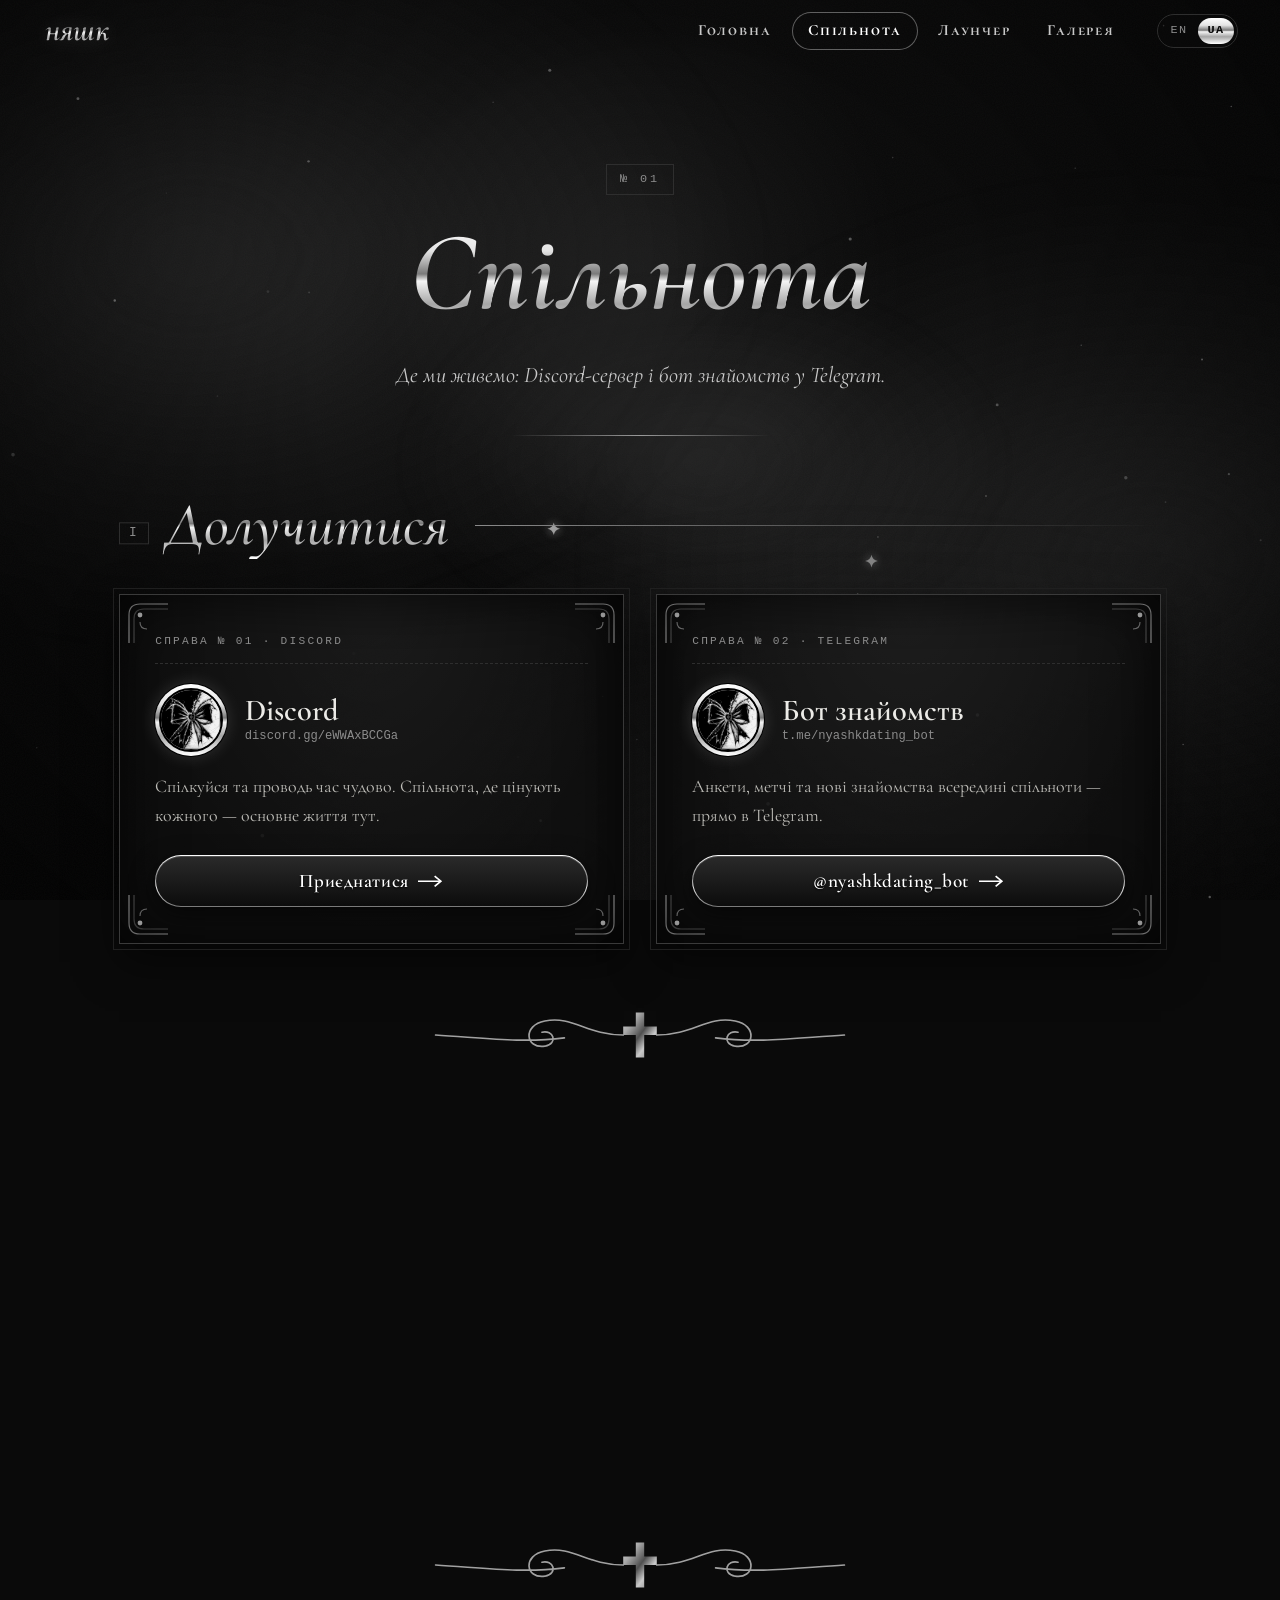
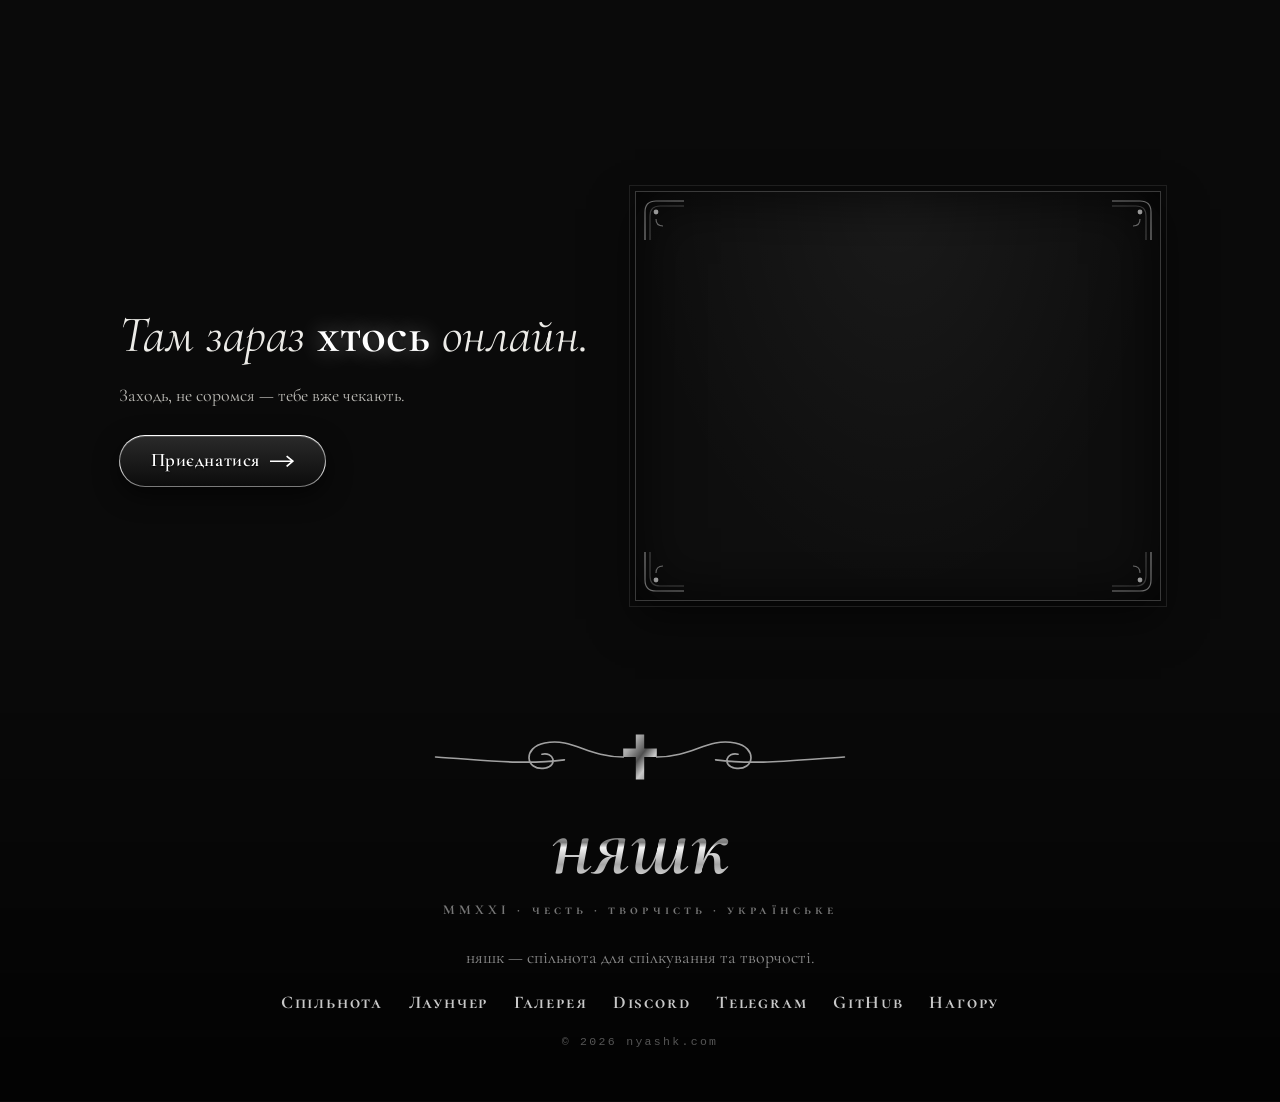
<file: uk/community/index.html>
<!DOCTYPE html>
<html lang="uk">
<head>
    <meta charset="UTF-8">
    <meta name="viewport" content="width=device-width, initial-scale=1.0">

    <title>Спільнота — няшк</title>
    <meta name="description" content="Долучайся до няшк: наш Discord-сервер, Telegram-бот знайомств і промокоди.">
    <meta name="robots" content="index, follow, max-image-preview:large, max-snippet:-1, max-video-preview:-1">
    <meta name="author" content="няшк">
    <link rel="canonical" href="https://nyashk.com/uk/community/">
    <link rel="alternate" hreflang="en" href="https://nyashk.com/community/">
    <link rel="alternate" hreflang="uk" href="https://nyashk.com/uk/community/">
    <link rel="alternate" hreflang="x-default" href="https://nyashk.com/community/">

    <link rel="preconnect" href="https://fonts.googleapis.com">
    <link rel="preconnect" href="https://fonts.gstatic.com" crossorigin>
    <link href="https://fonts.googleapis.com/css2?family=Cormorant+Garamond:ital,wght@0,400;0,500;0,600;1,400;1,600&family=Cormorant+SC:wght@500;700&family=PT+Mono&display=swap" rel="stylesheet">

    <link rel="stylesheet" href="/styles.css?v=1793306878">
    <link rel="icon" href="/favicon.svg?v=1788711350" type="image/svg+xml">
    <link rel="alternate icon" href="/favicon.ico?v=1788711354" sizes="any">
    <link rel="apple-touch-icon" href="/favicon.png?v=1788711354">
    <link rel="manifest" href="/manifest.json">

    <meta property="og:title" content="Спільнота — няшк">
    <meta property="og:description" content="Долучайся до няшк: наш Discord-сервер, Telegram-бот знайомств і промокоди.">
    <meta property="og:image" content="https://nyashk.com/og-image.png?v=1790866324">
    <meta property="og:image:width" content="1200">
    <meta property="og:image:height" content="630">
    <meta property="og:image:type" content="image/png">
    <meta property="og:image:alt" content="Спільнота — няшк">
    <meta property="og:url" content="https://nyashk.com/uk/community/">
    <meta property="og:type" content="website">
    <meta property="og:site_name" content="няшк">
    <meta property="og:locale" content="uk_UA">
    <meta property="og:locale:alternate" content="en_US">

    <meta name="twitter:card" content="summary_large_image">
    <meta name="twitter:title" content="Спільнота — няшк">
    <meta name="twitter:description" content="Долучайся до няшк: наш Discord-сервер, Telegram-бот знайомств і промокоди.">
    <meta name="twitter:image" content="https://nyashk.com/og-image.png?v=1790866324">

    <meta name="theme-color" content="#0a0a0a">
</head>
<body class="page-community">

<!-- Спрайт прикрас та іконок. Не display:none — інакше ламаються градієнти. -->
<svg class="sprite" aria-hidden="true" focusable="false">
    <defs>
        <linearGradient id="g-chrome" x1="0" y1="0" x2="1" y2="1">
            <stop offset="0" stop-color="#ffffff"/><stop offset=".25" stop-color="#c4c4c4"/>
            <stop offset=".5" stop-color="#5c5c5c"/><stop offset=".7" stop-color="#ececec"/>
            <stop offset="1" stop-color="#858585"/>
        </linearGradient>
    </defs>
    <symbol id="i-cross" viewBox="0 0 60 90">
        <path d="M25 3 L30 0 L35 3 V22 H56 L60 27 L56 32 H35 V86 L30 90 L25 86 V32 H4 L0 27 L4 22 H25 Z" fill="url(#g-chrome)" stroke="#2a2a2a" stroke-width=".8"/>
        <path d="M30 4 V84 M5 27 H55" stroke="rgba(255,255,255,.55)" stroke-width="1"/>
    </symbol>
    <symbol id="i-sparkle" viewBox="-10 -10 20 20">
        <path d="M0 -10 C1 -2 2 -1 10 0 C2 1 1 2 0 10 C-1 2 -2 1 -10 0 C-2 -1 -1 -2 0 -10 Z" fill="#fff"/>
    </symbol>
    <symbol id="i-flourish" viewBox="0 0 300 40">
        <g fill="none" stroke="#bdbdbd" stroke-width="1.2" stroke-linecap="round">
            <path id="fl-half" d="M162 20 C188 20 198 6 218 10 C234 13 232 30 218 28 C208 26 212 16 220 18 M204 22 C234 26 262 22 296 20"/>
            <use href="#fl-half" transform="translate(300 0) scale(-1 1)"/>
        </g>
        <path d="M147 4 H153 V14 H162 V20 H153 V36 H147 V20 H138 V14 H147 Z" fill="url(#g-chrome)"/>
    </symbol>
    <symbol id="i-arrow" viewBox="0 0 24 12"><path d="M0 6 H21 M16 1 L22 6 L16 11" fill="none" stroke="currentColor" stroke-width="1.6"/></symbol>
    <symbol id="i-discord" viewBox="0 0 24 24"><path fill="currentColor" d="M20.317 4.3698a19.7913 19.7913 0 00-4.8851-1.5152.0741.0741 0 00-.0785.0371c-.211.3753-.4447.8648-.6083 1.2495-1.8447-.2762-3.68-.2762-5.4868 0-.1636-.3933-.4058-.8742-.6177-1.2495a.077.077 0 00-.0785-.037 19.7363 19.7363 0 00-4.8852 1.515.0699.0699 0 00-.0321.0277C.5334 9.0458-.319 13.5799.0992 18.0578a.0824.0824 0 00.0312.0561c2.0528 1.5076 4.0413 2.4228 5.9929 3.0294a.0777.0777 0 00.0842-.0276c.4616-.6304.8731-1.2952 1.226-1.9942a.076.076 0 00-.0416-.1057c-.6528-.2476-1.2743-.5495-1.8722-.8923a.077.077 0 01-.0076-.1277c.1258-.0943.2517-.1923.3718-.2914a.0743.0743 0 01.0776-.0105c3.9278 1.7933 8.18 1.7933 12.0614 0a.0739.0739 0 01.0785.0095c.1202.099.246.1981.3728.2924a.077.077 0 01-.0066.1276 12.2986 12.2986 0 01-1.873.8914.0766.0766 0 00-.0407.1067c.3604.698.7719 1.3628 1.225 1.9932a.076.076 0 00.0842.0286c1.961-.6067 3.9495-1.5219 6.0023-3.0294a.077.077 0 00.0313-.0552c.5004-5.177-.8382-9.6739-3.5485-13.6604a.061.061 0 00-.0312-.0286zM8.02 15.3312c-1.1825 0-2.1569-1.0857-2.1569-2.419 0-1.3332.9555-2.4189 2.157-2.4189 1.2108 0 2.1757 1.0952 2.1568 2.419 0 1.3332-.9555 2.4189-2.1569 2.4189zm7.9748 0c-1.1825 0-2.1569-1.0857-2.1569-2.419 0-1.3332.9554-2.4189 2.1569-2.4189 1.2108 0 2.1757 1.0952 2.1568 2.419 0 1.3332-.946 2.4189-2.1568 2.4189Z"/></symbol>
    <symbol id="i-telegram" viewBox="0 0 24 24"><path fill="currentColor" d="M11.944 0A12 12 0 0 0 0 12a12 12 0 0 0 12 12 12 12 0 0 0 12-12A12 12 0 0 0 12 0a12 12 0 0 0-.056 0zm4.962 7.224c.1-.002.321.023.465.14a.506.506 0 0 1 .171.325c.016.093.036.306.02.472-.18 1.898-.962 6.502-1.36 8.627-.168.9-.499 1.201-.82 1.23-.696.065-1.225-.46-1.9-.902-1.056-.693-1.653-1.124-2.678-1.8-1.185-.78-.417-1.21.258-1.91.177-.184 3.247-2.977 3.307-3.23.007-.032.014-.15-.056-.212s-.174-.041-.249-.024c-.106.024-1.793 1.14-5.061 3.345-.48.33-.913.49-1.302.48-.428-.008-1.252-.241-1.865-.44-.752-.245-1.349-.374-1.297-.789.027-.216.325-.437.893-.663 3.498-1.524 5.83-2.529 6.998-3.014 3.332-1.386 4.025-1.627 4.476-1.635z"/></symbol>
    <symbol id="i-github" viewBox="0 0 24 24"><path fill="currentColor" d="M12 .297c-6.63 0-12 5.373-12 12 0 5.303 3.438 9.8 8.205 11.385.6.113.82-.258.82-.577 0-.285-.01-1.04-.015-2.04-3.338.724-4.042-1.61-4.042-1.61C4.422 18.07 3.633 17.7 3.633 17.7c-1.087-.744.084-.729.084-.729 1.205.084 1.838 1.236 1.838 1.236 1.07 1.835 2.809 1.305 3.495.998.108-.776.417-1.305.76-1.605-2.665-.3-5.466-1.332-5.466-5.93 0-1.31.465-2.38 1.235-3.22-.135-.303-.54-1.523.105-3.176 0 0 1.005-.322 3.3 1.23.96-.267 1.98-.399 3-.405 1.02.006 2.04.138 3 .405 2.28-1.552 3.285-1.23 3.285-1.23.645 1.653.24 2.873.12 3.176.765.84 1.23 1.91 1.23 3.22 0 4.61-2.805 5.625-5.475 5.92.42.36.81 1.096.81 2.22 0 1.606-.015 2.896-.015 3.286 0 .315.21.69.825.57C20.565 22.092 24 17.592 24 12.297c0-6.627-5.373-12-12-12"/></symbol>
    <symbol id="i-download" viewBox="0 0 24 24"><path d="M12 3 V15 M6 10 L12 16 L18 10 M4 20 H20" fill="none" stroke="currentColor" stroke-width="1.8"/></symbol>
</svg>

<div class="atmo" aria-hidden="true">
    <div class="haze h1"></div>
    <div class="haze h2"></div>
    <div class="haze h3"></div>
    <div class="haze h4"></div>
    <div class="vignette"></div>
    <div class="grain"></div>
</div>
<canvas class="particles" id="particles" aria-hidden="true"></canvas>

<div class="progress" id="progress" aria-hidden="true"></div>

<nav class="nav" id="top">
    <a class="nav-brand" href="/uk/" aria-label="няшк">няшк</a>
    <ul class="nav-links" id="navLinks">
        <li><a href="/uk/">Головна</a></li>
        <li><a href="/uk/community/" aria-current="page">Спільнота</a></li>
        <li><a href="/uk/launcher/">Лаунчер</a></li>
        <li><a href="/uk/gallery/">Галерея</a></li>
    </ul>
    <div class="lang" role="group" aria-label="Мова / Language">
        <a href="/community/" hreflang="en" lang="en">EN</a>
        <a href="/uk/community/" hreflang="uk" lang="uk" class="on" aria-current="true">UA</a>
    </div>
    <button class="nav-burger" id="navBurger" aria-label="Меню" aria-expanded="false" aria-controls="navLinks"><span></span><span></span></button>
</nav>

<header class="page-hero">
    <p class="page-kicker" data-reveal>№ 01</p>
    <h1 class="page-title" data-reveal>Спільнота</h1>
    <p class="page-sub" data-reveal>Де ми живемо: Discord-сервер і бот знайомств у Telegram.</p>
</header>

<main class="shell">

    <section class="block block-tight" id="join">
        <h2 class="title" data-reveal><span class="num">I</span>Долучитися</h2>
        <div class="duo-grid">
            <article class="card frame tilt" data-reveal>
                <div class="card-glare" aria-hidden="true"></div>
                <p class="docket" aria-hidden="true">справа № 01 · discord</p>
                <div class="duo-head">
                    <span class="cameo"><img src="/photos/ds/ava.jpg?v=1788708961" alt="няшк — Discord" class="duo-ava" width="64" height="64"></span>
                    <div>
                        <h3>Discord</h3>
                        <p class="duo-meta">discord.gg/eWWAxBCCGa</p>
                    </div>
                </div>
                <p class="duo-text">Спілкуйся та проводь час чудово. Спільнота, де цінують кожного — основне життя тут.</p>
                <a href="https://discord.gg/eWWAxBCCGa" target="_blank" rel="noopener" class="btn btn-solid duo-btn">Приєднатися <svg class="arrow" aria-hidden="true"><use href="#i-arrow"/></svg></a>
            </article>

            <article class="card frame tilt alt" data-reveal style="--delay:.12s">
                <div class="card-glare" aria-hidden="true"></div>
                <p class="docket" aria-hidden="true">справа № 02 · telegram</p>
                <div class="duo-head">
                    <span class="cameo"><img src="/photos/ds/ava.jpg?v=1788708961" alt="няшк — Telegram" class="duo-ava" width="64" height="64"></span>
                    <div>
                        <h3>Бот знайомств</h3>
                        <p class="duo-meta">t.me/nyashkdating_bot</p>
                    </div>
                </div>
                <p class="duo-text">Анкети, метчі та нові знайомства всередині спільноти — прямо в Telegram.</p>
                <a href="https://t.me/nyashkdating_bot" target="_blank" rel="noopener" class="btn btn-solid duo-btn">@nyashkdating_bot <svg class="arrow" aria-hidden="true"><use href="#i-arrow"/></svg></a>
            </article>
        </div>
    </section>

    <svg class="divider" aria-hidden="true"><use href="#i-flourish"/></svg>

    <section class="block" id="promo">
        <h2 class="title" data-reveal><span class="num">II</span>Промокоди</h2>
        <p class="hint" data-reveal>Тицяй на код — скопіюється. Вводь у Discord.</p>
        <div class="promo-list" data-copied="скопійовано">
            <div class="promo-row" data-reveal>
                <span class="promo-what">Стартовий пакет — 100 монет</span>
                <button class="promo-code" data-code="/promo nyashk">/promo nyashk</button>
            </div>
            <div class="promo-row rare" data-reveal style="--delay:.1s">
                <span class="promo-what"><em class="badge">рідкісний</em>Унікальна роль + 10 монет</span>
                <button class="promo-code" data-code="/promo zxc">/promo zxc</button>
            </div>
        </div>
    </section>

    <svg class="divider" aria-hidden="true"><use href="#i-flourish"/></svg>

    <section class="block" id="live">
        <h2 class="title" data-reveal><span class="num">III</span>Онлайн</h2>
        <div class="live-grid">
            <div class="live-say" data-reveal>
                <p class="big">Там зараз <span class="hot" id="onlineBig">хтось</span> онлайн.</p>
                <p class="duo-text">Заходь, не соромся — тебе вже чекають.</p>
                <a href="https://discord.gg/eWWAxBCCGa" target="_blank" rel="noopener" class="btn btn-solid magnet">Приєднатися <svg class="arrow" aria-hidden="true"><use href="#i-arrow"/></svg></a>
            </div>
            <div class="live-box frame" data-reveal style="--delay:.12s">
                <iframe src="https://discord.com/widget?id=826538211429187634&theme=dark" width="100%" height="380" allowtransparency="true" frameborder="0" sandbox="allow-popups allow-popups-to-escape-sandbox allow-same-origin allow-scripts" title="Спільнота няшк у Discord" loading="lazy"></iframe>
            </div>
        </div>
    </section>

</main>

<footer class="foot">
    <svg class="divider" aria-hidden="true"><use href="#i-flourish"/></svg>
    <div class="foot-word" aria-hidden="true">няшк</div>
    <p class="motto" aria-hidden="true">MMXXI · честь · творчість · українське</p>
    <p>няшк — спільнота для спілкування та творчості.</p>
    <div class="foot-links">
        <a href="/uk/community/">Спільнота</a>
        <a href="/uk/launcher/">Лаунчер</a>
        <a href="/uk/gallery/">Галерея</a>
        <a href="https://discord.gg/eWWAxBCCGa" target="_blank" rel="noopener">Discord</a>
        <a href="https://t.me/nyashkdating_bot" target="_blank" rel="noopener">Telegram</a>
        <a href="https://github.com/xslimakx" target="_blank" rel="noopener">GitHub</a>
        <a href="#top">Нагору</a>
    </div>
    <p class="stamp">© 2026 nyashk.com</p>
</footer>


<script src="/script.js?v=1793306568" defer></script>
</body>
</html>
</file>
<file: styles.css>
/* няшк — архів, срібло, туман. Стримано, по-лицарськи: лише чорне, сіре, біле й срібло. */

* { margin: 0; padding: 0; box-sizing: border-box; }
[hidden] { display: none !important; }

:root {
    --ink:    #0a0a0a;   /* ґрунт */
    --soot:   #121212;   /* панель */
    --ash:    #1a1a1a;   /* панель, наведення */
    --iron:   #2e2e2e;   /* межа */
    --lead:   #4d4d4d;   /* межа, наведення */
    --pewter: #8c8c8c;   /* приглушений текст */
    --silver: #c8c8c8;
    --bone:   #ecebe7;   /* основний текст */

    --chrome: linear-gradient(180deg, #ffffff 0%, #e4e4e4 28%, #7a7a7a 47%, #f4f4f4 53%, #a6a6a6 72%, #ffffff 100%);
    --serif: 'Cormorant Garamond', 'Times New Roman', serif;
    --caps:  'Cormorant SC', 'Cormorant Garamond', serif;
    --mono:  'PT Mono', ui-monospace, monospace;

    --c-tl: url("data:image/svg+xml,%3Csvg xmlns='http://www.w3.org/2000/svg' width='44' height='44' fill='none' stroke='%23bdbdbd' stroke-width='1.2'%3E%3Cpath d='M3 42V14Q3 3 14 3H42'/%3E%3Cpath d='M8 42V18Q8 8 18 8H42' stroke-opacity='.45'/%3E%3Cpath d='M14 21q0 7 7 7' stroke-opacity='.7'/%3E%3Ccircle cx='14' cy='14' r='2.4' fill='%23e8e8e8' stroke='none'/%3E%3C/svg%3E");
    --c-tr: url("data:image/svg+xml,%3Csvg xmlns='http://www.w3.org/2000/svg' width='44' height='44' fill='none' stroke='%23bdbdbd' stroke-width='1.2'%3E%3Cg transform='translate(44 0) scale(-1 1)'%3E%3Cpath d='M3 42V14Q3 3 14 3H42'/%3E%3Cpath d='M8 42V18Q8 8 18 8H42' stroke-opacity='.45'/%3E%3Cpath d='M14 21q0 7 7 7' stroke-opacity='.7'/%3E%3Ccircle cx='14' cy='14' r='2.4' fill='%23e8e8e8' stroke='none'/%3E%3C/g%3E%3C/svg%3E");
    --c-bl: url("data:image/svg+xml,%3Csvg xmlns='http://www.w3.org/2000/svg' width='44' height='44' fill='none' stroke='%23bdbdbd' stroke-width='1.2'%3E%3Cg transform='translate(0 44) scale(1 -1)'%3E%3Cpath d='M3 42V14Q3 3 14 3H42'/%3E%3Cpath d='M8 42V18Q8 8 18 8H42' stroke-opacity='.45'/%3E%3Cpath d='M14 21q0 7 7 7' stroke-opacity='.7'/%3E%3Ccircle cx='14' cy='14' r='2.4' fill='%23e8e8e8' stroke='none'/%3E%3C/g%3E%3C/svg%3E");
    --c-br: url("data:image/svg+xml,%3Csvg xmlns='http://www.w3.org/2000/svg' width='44' height='44' fill='none' stroke='%23bdbdbd' stroke-width='1.2'%3E%3Cg transform='translate(44 44) scale(-1 -1)'%3E%3Cpath d='M3 42V14Q3 3 14 3H42'/%3E%3Cpath d='M8 42V18Q8 8 18 8H42' stroke-opacity='.45'/%3E%3Cpath d='M14 21q0 7 7 7' stroke-opacity='.7'/%3E%3Ccircle cx='14' cy='14' r='2.4' fill='%23e8e8e8' stroke='none'/%3E%3C/g%3E%3C/svg%3E");

    --mx: 50vw;          /* курсор — оновлює script.js */
    --my: 30vh;
    --ease: cubic-bezier(.2, .8, .2, 1);
}

html { scroll-behavior: smooth; overflow-x: clip; }

body {
    background-image: radial-gradient(ellipse at 50% 0%, #1d1d1d, var(--ink) 70%);
    background-attachment: fixed;
    font-family: var(--serif);
    font-size: 1.12rem;
    background: var(--ink);
    color: var(--bone);
    line-height: 1.6;
    -webkit-font-smoothing: antialiased;
    overflow-x: hidden;
    position: relative;
    min-height: 100vh;
}

::selection { background: #d9d9d9; color: #000; }

.sprite { position: absolute; width: 0; height: 0; overflow: hidden; }

/* ---------- Атмосфера: туман, плівка, віньєтка ---------- */
.atmo { position: fixed; inset: 0; z-index: 0; pointer-events: none; overflow: hidden; }

/* Туман: великі розмиті плями, що повільно пливуть. Без плиток — без швів. */
.haze {
    position: absolute;
    width: 90vmax; height: 60vmax;
    border-radius: 50%;
    background: radial-gradient(closest-side, rgba(225, 225, 225, .13), rgba(200, 200, 200, .05) 55%, transparent);
    filter: blur(30px);
    will-change: transform;
}
.h1 { left: -30vmax; top: -10vmax; animation: haze1 48s ease-in-out infinite alternate; }
.h2 { right: -35vmax; top: 20vh; animation: haze2 62s ease-in-out infinite alternate; }
.h3 { left: 10vw; bottom: -30vmax; width: 110vmax; animation: haze3 70s ease-in-out infinite alternate; }
.h4 { left: 30vw; top: 30vh; width: 50vmax; height: 30vmax; opacity: .8; animation: haze1 40s -12s ease-in-out infinite alternate-reverse; }
@keyframes haze1 { to { transform: translate(28vw, 12vh) scale(1.15); } }
@keyframes haze2 { to { transform: translate(-32vw, -10vh) scale(1.2); } }
@keyframes haze3 { to { transform: translate(-20vw, -8vh) scale(.9); } }

.vignette {
    position: absolute; inset: 0;
    background:
        radial-gradient(380px circle at var(--mx) var(--my), rgba(255, 255, 255, .06), transparent 70%),
        radial-gradient(ellipse at 50% 40%, transparent 35%, rgba(0, 0, 0, .78) 100%);
}

.grain {
    position: absolute; inset: -50%;
    opacity: .35;
    background-image: url("data:image/svg+xml,%3Csvg xmlns='http://www.w3.org/2000/svg' width='160' height='160'%3E%3Cfilter id='n'%3E%3CfeTurbulence type='fractalNoise' baseFrequency='0.9' numOctaves='2' stitchTiles='stitch'/%3E%3C/filter%3E%3Crect width='100%25' height='100%25' filter='url(%23n)' opacity='0.09'/%3E%3C/svg%3E");
    animation: grain .9s steps(4) infinite;
}
@keyframes grain {
    0%   { transform: translate(0, 0); }
    25%  { transform: translate(-3%, 2%); }
    50%  { transform: translate(2%, -3%); }
    75%  { transform: translate(-1%, 3%); }
}

.particles { position: fixed; inset: 0; width: 100%; height: 100%; z-index: 1; pointer-events: none; }

/* ---------- Смужка прогресу скролу ---------- */
.progress {
    position: fixed; top: 0; left: 0; z-index: 70;
    height: 2px; width: 100%;
    background: linear-gradient(90deg, #6d6d6d, #f2f2f2);
    transform: scaleX(0);
    transform-origin: left;
    box-shadow: 0 0 8px rgba(255, 255, 255, .35);
}

/* ---------- Навігація: скляна смуга зверху ---------- */
.nav {
    position: fixed; top: 0; left: 0; right: 0; z-index: 60;
    display: flex; align-items: center; gap: 1rem;
    padding: .75rem clamp(1rem, 4vw, 2.6rem);
    transition: background-color .4s, border-color .4s, padding .4s var(--ease);
    border-bottom: 1px solid transparent;
}
.nav.solid, .nav.open {
    background: rgba(10, 10, 10, .78);
    backdrop-filter: blur(12px) saturate(1.2);
    -webkit-backdrop-filter: blur(12px) saturate(1.2);
    border-color: rgba(255, 255, 255, .08);
    padding-top: .5rem; padding-bottom: .5rem;
}
.nav-brand {
    font-family: var(--serif);
    font-style: italic;
    font-weight: 600;
    font-size: 2rem;
    line-height: 1;
    padding: 0 .1em .08em;
    text-decoration: none;
    background: var(--chrome);
    -webkit-background-clip: text;
            background-clip: text;
    color: transparent;
    filter: drop-shadow(0 0 10px rgba(255, 255, 255, .15));
}
.nav-links { display: flex; gap: .25rem; margin-left: auto; list-style: none; }
.nav-links a {
    display: block;
    padding: .4rem 1rem;
    font-family: var(--caps);
    font-weight: 700;
    font-size: .98rem;
    letter-spacing: .12em;
    color: var(--silver);
    text-decoration: none;
    border-radius: 999px;
    transition: color .2s, background-color .2s, box-shadow .2s;
}
.nav-links a:hover { color: #fff; background: rgba(255, 255, 255, .06); }
.nav-links a[aria-current="page"] { color: #fff; box-shadow: inset 0 0 0 1px rgba(255, 255, 255, .35); }

.lang {
    display: flex;
    padding: 3px;
    margin-left: .6rem;
    border: 1px solid var(--iron);
    border-radius: 999px;
    background: rgba(10, 10, 10, .5);
}
.lang a {
    padding: .22rem .62rem;
    font-family: var(--mono);
    font-size: .74rem;
    letter-spacing: .12em;
    color: var(--pewter);
    text-decoration: none;
    border-radius: 999px;
    transition: color .2s;
}
.lang a:hover { color: #fff; }
.lang a.on { background: var(--chrome); color: #0a0a0a; font-weight: 700; }
.nav a:focus-visible, .nav button:focus-visible { outline: 2px solid #fff; outline-offset: 2px; }

.nav-burger {
    display: none;
    width: 42px; height: 42px;
    place-content: center; gap: 7px;
    background: transparent;
    border: 1px solid var(--iron);
    border-radius: 50%;
    cursor: pointer;
}
.nav-burger span { display: block; width: 18px; height: 1.5px; background: var(--bone); transition: transform .3s var(--ease); }
.nav.open .nav-burger span:first-child { transform: translateY(4.25px) rotate(45deg); }
.nav.open .nav-burger span:last-child { transform: translateY(-4.25px) rotate(-45deg); }

@media (max-width: 760px) {
    .nav-burger { display: grid; }
    .lang { margin-left: auto; }
    .nav-links {
        position: absolute; top: 100%; left: 0; right: 0;
        flex-direction: column; gap: .2rem;
        padding: .8rem clamp(1rem, 4vw, 2.6rem) 1.2rem;
        background: rgba(10, 10, 10, .95);
        border-bottom: 1px solid rgba(255, 255, 255, .08);
        display: none;
    }
    .nav.open .nav-links { display: flex; }
    .nav-links a { padding: .7rem 1rem; font-size: 1.1rem; }
}

/* ---------- Шапка внутрішніх сторінок ---------- */
.page-hero {
    position: relative; z-index: 2;
    max-width: 900px;
    margin: 0 auto;
    padding: clamp(8rem, 18vh, 11rem) 1.2rem 1rem;
    text-align: center;
}
.page-kicker {
    display: inline-block;
    font-family: var(--mono);
    font-size: .74rem;
    letter-spacing: .24em;
    text-transform: uppercase;
    color: var(--pewter);
    border: 1px solid var(--iron);
    padding: .3rem .8rem;
    margin-bottom: 1.4rem;
}
.page-title {
    font-family: var(--serif);
    font-style: italic;
    font-weight: 600;
    font-size: clamp(3.4rem, 11vw, 7rem);
    line-height: 1;
    padding: 0 .08em .08em;
    background: var(--chrome);
    -webkit-background-clip: text;
            background-clip: text;
    color: transparent;
    filter: drop-shadow(0 3px 0 #1e1e1e) drop-shadow(0 0 24px rgba(255, 255, 255, .14));
}
.page-sub {
    max-width: 620px;
    margin: 1.2rem auto 0;
    font-size: clamp(1.15rem, 2.2vw, 1.4rem);
    color: var(--silver);
    font-style: italic;
}
.page-hero::after {   /* тонка срібна риска під шапкою */
    content: "";
    display: block;
    width: min(260px, 60%);
    height: 1px;
    margin: 2.6rem auto 0;
    background: linear-gradient(90deg, transparent, #9a9a9a, transparent);
}

/* ---------- Hero ---------- */
.hero {
    position: relative;
    z-index: 2;
    min-height: 100svh;
    display: grid;
    place-items: center;
    padding: 4rem 1.2rem 6rem;
    text-align: center;
    overflow: hidden;
}
/* Срібні зірочки, що мерехтять */
.ornaments { position: absolute; inset: 0; pointer-events: none; }
.float {
    position: absolute;
    left: var(--x); top: var(--y);
    width: var(--w); height: var(--w);
    overflow: visible;
    opacity: .55;
    filter: drop-shadow(0 0 12px rgba(255, 255, 255, .15)) blur(.3px);
    transform: translate(var(--px, 0), var(--py, 0)) rotate(var(--r, 0deg));
    transition: transform .6s var(--ease);
}
.float use { animation: bob 9s var(--d) ease-in-out infinite; transform-box: fill-box; transform-origin: center; }
.float.tw { opacity: .9; filter: drop-shadow(0 0 6px #fff); }
.float.tw use { animation: twinkle 3.2s var(--d) ease-in-out infinite; }
@keyframes bob { 0%, 100% { transform: translateY(0) rotate(0); } 50% { transform: translateY(-14px) rotate(4deg); } }
@keyframes twinkle { 0%, 100% { transform: scale(.2); opacity: .2; } 50% { transform: scale(1); opacity: 1; } }

.hero-inner { position: relative; z-index: 2; max-width: 900px; }

/* Назва: срібло з відблиском */
.mark-wrap {
    position: relative;
    display: inline-flex; align-items: center; justify-content: center;
    gap: clamp(.5rem, 3vw, 2.5rem);
}
.wordmark {
    position: relative;
    font-family: var(--serif);
    font-style: italic;
    font-weight: 600;
    font-size: clamp(5.5rem, 21vw, 14rem);
    line-height: 1;
    letter-spacing: -.02em;
    padding: 0 .08em .06em;
    filter: drop-shadow(0 3px 0 #1e1e1e) drop-shadow(0 0 28px rgba(255, 255, 255, .16));
}
.ltr {
    display: inline-block;
    background: var(--chrome);
    -webkit-background-clip: text;
            background-clip: text;
    color: transparent;
    animation: emerge 1.8s calc(var(--i) * .18s + .2s) var(--ease) both;
}
@keyframes emerge {
    from { opacity: 0; filter: blur(18px); transform: translateY(12px) scale(1.06); }
    to   { opacity: 1; filter: blur(0); transform: none; }
}
.wordmark::after {
    content: attr(data-text);
    position: absolute; inset: 0;
    padding: inherit;
    background: linear-gradient(110deg, transparent 42%, rgba(255, 255, 255, .95) 50%, transparent 58%) 0 0 / 300% 100%;
    -webkit-background-clip: text;
            background-clip: text;
    color: transparent;
    animation: shine 6s 2.2s ease-in-out infinite;
    pointer-events: none;
}
@keyframes shine { 0% { background-position: 100% 0; } 40%, 100% { background-position: -50% 0; } }

.lede {
    font-size: clamp(1.25rem, 2.6vw, 1.7rem);
    line-height: 1.45;
    color: var(--silver);
    max-width: 640px;
    margin: 0 auto;
}
.rotor { color: #fff; font-style: italic; font-weight: 600; text-shadow: 0 0 16px rgba(255, 255, 255, .35); }
.caret { color: var(--silver); animation: caret 1s steps(1) infinite; font-family: var(--mono); }
@keyframes caret { 50% { opacity: 0; } }

.hero-cta { display: flex; flex-wrap: wrap; gap: 1.2rem; justify-content: center; margin-top: 2.6rem; }

/* Дві рівноцінні кнопки головного екрана: срібна рамка, медальйон з іконкою, відблиск */
.btn-hero {
    --bx: 0px; --by: 0px;
    position: relative;
    display: inline-flex; align-items: center; gap: 1rem;
    width: 270px;
    padding: .85rem 1.6rem .85rem 1.4rem;
    text-align: left;
    text-decoration: none;
    color: #fff;
    border: 1.5px solid transparent;
    border-radius: 999px;
    background:
        linear-gradient(180deg, rgba(30, 30, 30, .9), rgba(14, 14, 14, .9)) padding-box,
        linear-gradient(180deg, rgba(255, 255, 255, .5), rgba(255, 255, 255, .14)) border-box;
    box-shadow: inset 0 1px 0 rgba(255, 255, 255, .08), 0 10px 30px rgba(0, 0, 0, .55);
    backdrop-filter: blur(4px);
    overflow: hidden;
    transform: translate(var(--bx), var(--by));
    transition: transform .35s var(--ease), box-shadow .35s;
}
.btn-hero::after {   /* відблиск, що час від часу пробігає по обох кнопках однаково */
    content: "";
    position: absolute; inset: 0;
    border-radius: inherit;
    background: linear-gradient(105deg, transparent 38%, rgba(255, 255, 255, .09) 50%, transparent 62%) 160% 0 / 260% 100% no-repeat;
    animation: heroShine 5s 2.5s ease-in-out infinite;
    pointer-events: none;
}
@keyframes heroShine { 0% { background-position: 160% 0; } 35%, 100% { background-position: -70% 0; } }
.btn-hero:hover {
    transform: translate(var(--bx), calc(var(--by) - 3px));
    box-shadow: inset 0 1px 0 rgba(255, 255, 255, .2), 0 14px 36px rgba(0, 0, 0, .65), 0 0 24px rgba(255, 255, 255, .1);
}
.btn-hero:focus-visible { outline: 2px solid #fff; outline-offset: 4px; }
.bh-ico { flex: none; display: grid; place-items: center; width: 30px; height: 30px; color: #e9e9e9; transition: transform .4s var(--ease); }
.bh-ico svg { width: 28px; height: 28px; }
.btn-hero:hover .bh-ico { transform: scale(1.08); }
.bh-text { display: flex; flex-direction: column; line-height: 1.15; }
.bh-text b { font-family: var(--serif); font-weight: 600; font-size: 1.4rem; letter-spacing: .02em; }
.bh-text small { font-family: var(--caps); font-weight: 700; font-size: .82rem; letter-spacing: .12em; color: #9d9d9d; }

.scroll-cue {
    position: absolute; left: 50%; bottom: 2rem;
    width: 20px; height: 40px;
    color: var(--silver);
    transform: translateX(-50%);
    z-index: 3;
    animation: cue 2.2s ease-in-out infinite;
}
.scroll-cue svg { width: 100%; height: 100%; overflow: visible; }
@keyframes cue { 0%, 100% { translate: 0 0; } 50% { translate: 0 10px; } }

/* ---------- Кнопки ---------- */
.btn {
    --bx: 0px; --by: 0px;
    position: relative;
    display: inline-flex; align-items: center; justify-content: center; gap: .6rem;
    padding: .85rem 1.9rem;
    font-family: var(--serif);
    font-weight: 600;
    font-size: 1.2rem;
    letter-spacing: .03em;
    line-height: 1.2;
    color: #fff;
    text-decoration: none;
    border-radius: 999px;
    overflow: hidden;
    transform: translate(var(--bx), var(--by));
    transition: transform .3s var(--ease), box-shadow .3s, background-color .3s, border-color .3s;
}
.btn-solid {
    border: 1.5px solid transparent;
    background:
        linear-gradient(180deg, #2a2a2a, #0c0c0c) padding-box,
        linear-gradient(180deg, #ffffff, #8a8a8a 45%, #f0f0f0 60%, #777) border-box;
    box-shadow: inset 0 1px 0 rgba(255, 255, 255, .18), 0 8px 24px rgba(0, 0, 0, .6);
    text-shadow: 0 1px 2px #000;
}
.btn-solid::after {
    content: "";
    position: absolute; inset: 0;
    border-radius: inherit;
    background: linear-gradient(110deg, transparent 35%, rgba(255, 255, 255, .16) 50%, transparent 65%) 150% 0 / 250% 100% no-repeat;
    transition: background-position .8s var(--ease);
    pointer-events: none;
}
.btn-solid:hover { box-shadow: inset 0 1px 0 rgba(255, 255, 255, .25), 0 0 26px rgba(255, 255, 255, .22); }
.btn-solid:hover::after { background-position: -60% 0; }
.btn-ghost {
    border: 1.5px solid #5a5a5a;
    background: rgba(12, 12, 12, .55);
    color: #e6e6e6;
}
.btn-ghost:hover { border-color: #d0d0d0; color: #fff; background: rgba(40, 40, 40, .6); }
.btn-sm { padding: .55rem 1.05rem; font-size: 1rem; }
.ico { width: 1.05em; height: 1.05em; flex: none; }
.arrow { width: 1.3em; height: .65em; flex: none; transition: transform .3s var(--ease); }
.btn:hover .arrow { transform: translateX(4px); }
.btn:focus-visible, .promo-code:focus-visible, .shot:focus-visible, .foot a:focus-visible { outline: 2px solid #fff; outline-offset: 3px; }

/* ---------- Розділи ---------- */
.shell { position: relative; z-index: 2; max-width: 1080px; margin: 0 auto; padding: 0 1.2rem; }
.block { padding: 5rem 0 3rem; }
.block-tight { padding-top: 2.5rem; }

.title {
    position: relative;
    display: flex; align-items: baseline; gap: 1rem;
    font-family: var(--serif);
    font-weight: 500;
    font-style: italic;
    font-size: clamp(2.4rem, 6vw, 3.8rem);
    line-height: 1.1;
    margin-bottom: 2.2rem;
    background: var(--chrome);
    -webkit-background-clip: text;
            background-clip: text;
    color: transparent;
}
.num {
    font-family: var(--mono);
    font-style: normal;
    font-size: .8rem;
    letter-spacing: .2em;
    color: var(--pewter);
    -webkit-text-fill-color: var(--pewter);
    border: 1px solid var(--iron);
    padding: .2rem .55rem;
    transform: translateY(-.6em);
}
.title::after {
    content: "";
    flex: 1;
    height: 1px;
    align-self: center;
    margin-left: .6rem;
    background: linear-gradient(90deg, #8a8a8a, transparent);
}
.hint { color: var(--pewter); font-style: italic; margin: -1.2rem 0 1.6rem; }

[data-reveal] {
    opacity: 0;
    filter: blur(10px);
    transform: translateY(26px);
    transition: opacity 1s var(--ease), transform 1s var(--ease), filter 1.2s var(--ease);
    transition-delay: var(--delay, 0s);
}
[data-reveal].in { opacity: 1; filter: none; transform: none; }

/* Рамка з ажурними кутами, як на старовинних грамотах */
.frame {
    position: relative;
    border: 1px solid #3a3a3a;
    outline: 1px solid #1f1f1f;
    outline-offset: 5px;
    background-color: rgba(16, 16, 16, .82);
    background-image:
        var(--c-tl), var(--c-tr), var(--c-bl), var(--c-br),
        radial-gradient(ellipse at 50% 0%, rgba(255, 255, 255, .05), transparent 70%);
    background-position: 6px 6px, calc(100% - 6px) 6px, 6px calc(100% - 6px), calc(100% - 6px) calc(100% - 6px), 0 0;
    background-repeat: no-repeat;
    box-shadow: inset 0 0 60px rgba(0, 0, 0, .8), 0 18px 40px rgba(0, 0, 0, .5);
}

/* ---------- Картки «справ» ---------- */
.duo-grid { display: grid; grid-template-columns: repeat(auto-fit, minmax(290px, 1fr)); gap: 2rem; }
.card {
    --rx: 0deg; --ry: 0deg; --gx: 50%; --gy: 50%;
    padding: 2.4rem 2.2rem 2.2rem;
    transform: perspective(900px) rotateX(var(--rx)) rotateY(var(--ry));
    transition: transform .4s var(--ease), border-color .3s;
}
.card[data-reveal] { transform: perspective(900px) translateY(26px); }
.card[data-reveal].in { transform: perspective(900px) rotateX(var(--rx)) rotateY(var(--ry)); }
.card:hover { border-color: #6a6a6a; }
.card-glare {
    position: absolute; inset: 0;
    pointer-events: none;
    background: radial-gradient(320px circle at var(--gx) var(--gy), rgba(255, 255, 255, .09), transparent 70%);
    opacity: 0; transition: opacity .3s;
}
.card:hover .card-glare { opacity: 1; }
.docket {
    font-family: var(--mono);
    font-size: .7rem;
    letter-spacing: .2em;
    text-transform: uppercase;
    color: var(--pewter);
    border-bottom: 1px dashed var(--iron);
    padding-bottom: .7rem;
    margin-bottom: 1.3rem;
}
.duo-head { display: flex; align-items: center; gap: 1.1rem; margin-bottom: 1rem; }
.cameo {
    flex: none;
    display: block;
    width: 72px; height: 72px;
    padding: 4px;
    border-radius: 50%;
    background: var(--chrome);
    box-shadow: 0 0 0 1px #000, 0 0 18px rgba(255, 255, 255, .15);
}
.duo-ava {
    display: block;
    width: 64px; height: 64px;
    max-width: none;
    aspect-ratio: 1;
    object-fit: cover;
    border-radius: 50%;
    filter: grayscale(1) contrast(1.15) brightness(.95);
    border: 2px solid #111;
}
.card h3 { font-size: 1.9rem; font-weight: 600; line-height: 1.1; }
.duo-meta { font-family: var(--mono); font-size: .76rem; color: var(--pewter); }
.duo-text { color: #bdbcb7; margin-bottom: 1.6rem; }
.duo-btn { width: 100%; justify-content: center; }

/* Розділювачі */
.divider { display: block; width: min(420px, 80%); height: 56px; margin: 1rem auto; opacity: .85; overflow: visible; }
/* ---------- Промокоди ---------- */
.promo-list { display: grid; gap: 1.1rem; }
.promo-row {
    display: flex; align-items: center; justify-content: space-between; gap: 1rem; flex-wrap: wrap;
    padding: 1.2rem 1.6rem;
    background: linear-gradient(90deg, #181818, #111);
    border: 1px solid #333;
    border-left: 2px solid #9a9a9a;
}
.promo-what { font-size: 1.25rem; }
.badge {
    display: inline-block;
    font-family: var(--caps);
    font-style: normal;
    font-weight: 700;
    font-size: .9rem;
    letter-spacing: .1em;
    color: #ececec;
    border: 1px solid #9a9a9a;
    outline: 1px solid #3a3a3a;
    outline-offset: 2px;
    padding: .05rem .55rem;
    margin-right: .7rem;
    vertical-align: .15em;
}
.promo-code {
    font-family: var(--mono);
    font-size: 1rem;
    color: var(--bone);
    background: #0b0b0b;
    border: 1px dashed var(--lead);
    padding: .6rem 1.2rem;
    min-width: 11rem;
    transition: border-color .2s, color .2s, background-color .2s;
}
.promo-code:hover { border-color: #fff; color: #fff; background: #1d1d1d; }
.promo-code.copied { color: #111; border-style: solid; border-color: #fff; background: #e8e8e8; }

.spark {
    position: fixed; z-index: 100;
    pointer-events: none;
    font-size: 1.1rem;
    color: #fff;
    text-shadow: 0 0 8px #fff;
    animation: spark .9s var(--ease) forwards;
}
.spark svg { display: block; width: 14px; height: 14px; overflow: visible; }
@keyframes spark {
    from { transform: translate(-50%, -50%) scale(1); opacity: 1; }
    to   { transform: translate(calc(-50% + var(--dx)), calc(-50% + var(--dy) + 30px)) rotate(var(--dr)) scale(.4); opacity: 0; }
}
/* ---------- Галерея: портрети в срібних рамах ---------- */
.gallery-grid { display: grid; grid-template-columns: repeat(3, 1fr); gap: 1.8rem; }
.shot {
    position: relative;
    padding: 8px;
    background: var(--chrome);
    border: none;
    box-shadow: 0 0 0 1px #000, 0 16px 34px rgba(0, 0, 0, .65);
    transition: transform .5s var(--ease), box-shadow .5s;
}
.shot.wide { grid-column: span 3; }
.shot img {
    display: block;
    width: 100%;
    aspect-ratio: 1;
    object-fit: cover;
    border: 1px solid #000;
    filter: grayscale(1) contrast(1.12) brightness(.9);
    transition: filter .6s;
}
.shot.wide img { aspect-ratio: 3 / 1; }
.shot:hover { transform: translateY(-4px); box-shadow: 0 0 0 1px #000, 0 24px 50px rgba(0, 0, 0, .8), 0 0 30px rgba(255, 255, 255, .12); z-index: 3; }
.shot:hover img { filter: grayscale(.35) contrast(1.05); }
.shot-cap {
    display: block;
    padding: .55rem 0 .15rem;
    font-family: var(--caps);
    font-weight: 700;
    font-size: .95rem;
    letter-spacing: .12em;
    color: #1a1a1a;
}

/* ---------- Головна: хто ми + розділи ---------- */
.about-lead {
    max-width: 760px;
    font-size: clamp(1.3rem, 2.6vw, 1.7rem);
    line-height: 1.5;
    color: #d6d5d0;
    margin-bottom: 2.6rem;
}
.pillars { display: grid; grid-template-columns: repeat(3, 1fr); gap: 1.6rem; }
.pillar {
    padding: 1.4rem 1.4rem 1.2rem;
    border-top: 1px solid #5a5a5a;
    background: linear-gradient(180deg, rgba(255, 255, 255, .035), transparent 70%);
}
.pillar-num { font-family: var(--mono); font-size: .75rem; letter-spacing: .2em; color: var(--pewter); }
.pillar h3 { font-size: 1.7rem; font-weight: 600; font-style: italic; line-height: 1.2; margin: .3rem 0 .4rem; color: #fff; }
.pillar p { color: #a9a8a3; }

.tiles { display: grid; grid-template-columns: repeat(3, 1fr); gap: 1.8rem; }
.tile {
    display: flex; flex-direction: column;
    min-height: 260px;
    color: var(--bone);
    text-decoration: none;
}
.tile-num { font-family: var(--mono); font-size: .72rem; letter-spacing: .22em; color: var(--pewter); }
.tile-h {
    font-family: var(--serif);
    font-style: italic;
    font-weight: 600;
    font-size: 2.4rem;
    line-height: 1.1;
    margin: .5rem 0 .6rem;
    background: var(--chrome);
    -webkit-background-clip: text;
            background-clip: text;
    color: transparent;
}
.tile-p { color: #bdbcb7; flex: 1; }
.tile-go {
    display: inline-flex; align-items: center; gap: .5rem;
    margin-top: 1.4rem;
    font-family: var(--caps); font-weight: 700; letter-spacing: .14em; font-size: .95rem;
    color: var(--silver);
}
.tile:hover .tile-go { color: #fff; }
.tile:hover .arrow { transform: translateX(5px); }
.tile:focus-visible { outline: 2px solid #fff; outline-offset: 6px; }

/* ---------- Лаунчер ---------- */
.launcher-icon {
    display: block;
    width: 80px; height: 80px;
    margin: 0 auto 1.2rem;
    border: 1px solid #3a3a3a;
    box-shadow: 0 0 0 5px #0c0c0c, 0 0 0 6px #2a2a2a, 0 0 40px rgba(255, 255, 255, .12);
}
.launcher-get { display: flex; flex-wrap: wrap; justify-content: center; gap: .9rem; margin-top: 2rem; }
.launcher-get .btn { min-width: 150px; }
.launcher-get .btn.is-mine { box-shadow: inset 0 1px 0 rgba(255, 255, 255, .25), 0 0 30px rgba(255, 255, 255, .28); }
.launcher-meta { margin-top: 1rem; font-family: var(--mono); font-size: .78rem; letter-spacing: .12em; color: var(--pewter); }
.launcher-meta a { color: var(--silver); }
.launcher-main, .launcher-shot {
    display: block;
    width: 100%;
    padding: 14px;
    cursor: zoom-in;
    font: inherit;
    color: inherit;
}
.launcher-main { max-width: 860px; margin: 0 auto; }
.launcher-main img, .launcher-shot img { display: block; width: 100%; height: auto; border: 1px solid #000; background: #050505; }
.launcher-main:focus-visible, .launcher-shot:focus-visible { outline: 2px solid #fff; outline-offset: 6px; }
.launcher-feats { display: grid; grid-template-columns: repeat(4, 1fr); gap: 1.4rem; margin: 3.4rem 0; }
.launcher-shots { display: grid; grid-template-columns: 1fr 1fr; gap: 2rem; }
.launcher-shot img { aspect-ratio: 16 / 11; object-fit: cover; object-position: top; }
.launcher-shot span { display: block; padding: .9rem 1.6rem .2rem; font-family: var(--mono); font-size: .74rem; letter-spacing: .2em; text-transform: uppercase; color: var(--pewter); text-align: left; }
.launcher-shot:hover { border-color: #6a6a6a; }

/* Плагіни на сторінці лаунчера — другорядні, тож компактніші */
.plugins-mini { grid-template-columns: repeat(auto-fill, minmax(240px, 1fr)); gap: 1.6rem; }
.plugins-mini .plugin { padding: 10px; }
.plugins-mini .plugin-body { padding: 1rem 1rem .8rem; }
.plugins-mini .plugin-name { font-size: 1.6rem; }
.plugins-mini .plugin-about { font-size: 1rem; margin-bottom: 1rem; }
.plugin-links { display: flex; gap: 1.2rem; font-family: var(--mono); font-size: .76rem; letter-spacing: .1em; text-transform: uppercase; }
.plugin-links a { color: var(--silver); text-decoration: none; border-bottom: 1px solid var(--lead); transition: color .2s, border-color .2s; }
.plugin-links a:hover { color: #fff; border-color: #fff; }

/* ---------- VST-плагіни ---------- */
.plugins { display: grid; grid-template-columns: repeat(auto-fill, minmax(300px, 1fr)); gap: 2rem; }
.plugin {
    display: flex; flex-direction: column;
    padding: 14px;
    transition: border-color .3s, transform .5s var(--ease);
}
.plugin:hover { border-color: #6a6a6a; }
.plugin-shot {
    display: block;
    padding: 6px;
    background: var(--chrome);
    border: none;
    cursor: zoom-in;
    box-shadow: 0 0 0 1px #000, 0 12px 26px rgba(0, 0, 0, .6);
}
.plugin-shot img {
    display: block;
    width: 100%;
    aspect-ratio: 16 / 10;
    object-fit: cover;
    object-position: top;
    background: #050505;
    border: 1px solid #000;
    filter: grayscale(.4) contrast(1.05) brightness(.9);
    transition: filter .5s, transform .8s var(--ease);
}
.plugin:hover .plugin-shot img { filter: none; }
.plugin-shot:focus-visible { outline: 2px solid #fff; outline-offset: 3px; }
.plugin-body { display: flex; flex-direction: column; flex: 1; padding: 1.3rem .8rem .7rem; }
.plugin-tag {
    font-family: var(--mono);
    font-size: .72rem;
    letter-spacing: .2em;
    text-transform: uppercase;
    color: var(--pewter);
}
.plugin-name { font-size: 2.1rem; font-weight: 600; font-style: italic; line-height: 1.1; margin: .25rem 0 .55rem; color: #fff; }
.plugin-about { color: #bdbcb7; flex: 1; margin-bottom: 1.4rem; }
.plugin-actions { display: flex; flex-wrap: wrap; gap: .7rem; }
.vst-foot { display: flex; flex-direction: column; align-items: center; gap: 1rem; margin-top: 3.4rem; text-align: center; }
.vst-foot .hint { margin: 0; }
code { font-family: var(--mono); font-size: .88em; color: var(--bone); background: #161616; border: 1px solid var(--iron); padding: .05em .35em; }

/* ---------- Онлайн ---------- */
.live-grid { display: grid; grid-template-columns: 1fr 1.1fr; gap: 2.4rem; align-items: center; }
.big { font-size: clamp(2rem, 5vw, 3.2rem); line-height: 1.15; font-style: italic; margin-bottom: 1rem; }
.hot { font-style: normal; font-weight: 600; color: #fff; text-shadow: 0 0 22px rgba(255, 255, 255, .45); }
.live-box { padding: 14px; }
.live-box iframe { display: block; border: 0; filter: grayscale(1) contrast(1.05); }

/* ---------- Футер ---------- */
.foot {
    position: relative; z-index: 2;
    text-align: center;
    padding: 4rem 1.2rem 2.5rem;
    color: var(--pewter);
    background: linear-gradient(transparent, rgba(0, 0, 0, .7));
}
.foot-word {
    font-family: var(--serif);
    font-style: italic;
    font-weight: 600;
    font-size: clamp(3.5rem, 10vw, 5.5rem);
    line-height: 1;
    margin-top: 1rem;
    background: var(--chrome);
    -webkit-background-clip: text;
            background-clip: text;
    color: transparent;
}
.motto { font-family: var(--caps); font-weight: 700; letter-spacing: .3em; font-size: .85rem; color: #777; margin: .6rem 0 1.4rem !important; }
.foot p { margin-bottom: .6rem; }
.foot-links { display: flex; justify-content: center; gap: 1.6rem; flex-wrap: wrap; margin: 1rem 0; font-family: var(--caps); font-weight: 700; letter-spacing: .1em; }
.foot a { color: var(--silver); text-decoration: none; border-bottom: 1px solid transparent; transition: color .2s, border-color .2s; }
.foot a:hover { color: #fff; border-color: #fff; }
.stamp { font-family: var(--mono); font-size: .72rem; letter-spacing: .2em; color: #555; }

/* ---------- Лайтбокс ---------- */
.lightbox {
    position: fixed; inset: 0; z-index: 200;
    display: grid; place-items: center;
    padding: 2rem;
    background: rgba(5, 5, 5, .94);
    backdrop-filter: blur(6px);
    animation: fadeIn .3s;
}
@keyframes fadeIn { from { opacity: 0; } }
.lightbox figure { max-width: min(1000px, 100%); text-align: center; }
.lightbox img { max-width: 100%; max-height: 80vh; border: 1px solid #000; outline: 8px solid #bdbdbd; box-shadow: 0 30px 60px #000; }
.lightbox figcaption { font-family: var(--caps); font-weight: 700; letter-spacing: .12em; font-size: 1.1rem; color: var(--silver); margin-top: 1rem; }
.lightbox-close {
    position: absolute; top: 1.2rem; right: 1.2rem;
    width: 46px; height: 46px;
    font-size: 1.2rem;
    color: #fff;
    background: transparent;
    border: 1px solid var(--lead);
}
.lightbox-close svg { width: 18px; height: 18px; }
.lightbox-close:hover { border-color: #fff; }

/* ---------- Адаптив ---------- */
@media (max-width: 760px) {
    .gallery-grid { grid-template-columns: 1fr 1fr; gap: 1.2rem; }
    .shot.wide { grid-column: span 2; }
    .live-grid { grid-template-columns: 1fr; }
    .block { padding: 3.5rem 0 2rem; }
    .block-tight { padding-top: 2rem; }
    .pillars, .tiles, .launcher-shots { grid-template-columns: 1fr; }
    .launcher-feats { grid-template-columns: 1fr 1fr; }
    .tile { min-height: 0; }
}
@media (max-width: 460px) {
    .launcher-feats { grid-template-columns: 1fr; }
    .launcher-get .btn { min-width: 0; flex: 1 1 100%; }
    .mark-wrap { gap: .3rem; }
    .card { padding: 2rem 1.3rem 1.6rem; }
    .promo-row { padding: 1rem 1.2rem; }
    .promo-code { min-width: 0; width: 100%; }
}

@media (max-width: 600px) {
    .btn-hero { width: min(300px, 100%); }
}

@media (prefers-reduced-motion: reduce) {
    *, *::before, *::after { animation: none !important; transition: none !important; }
    [data-reveal] { opacity: 1; filter: none; transform: none; }
    html { scroll-behavior: auto; }
}
</file>
